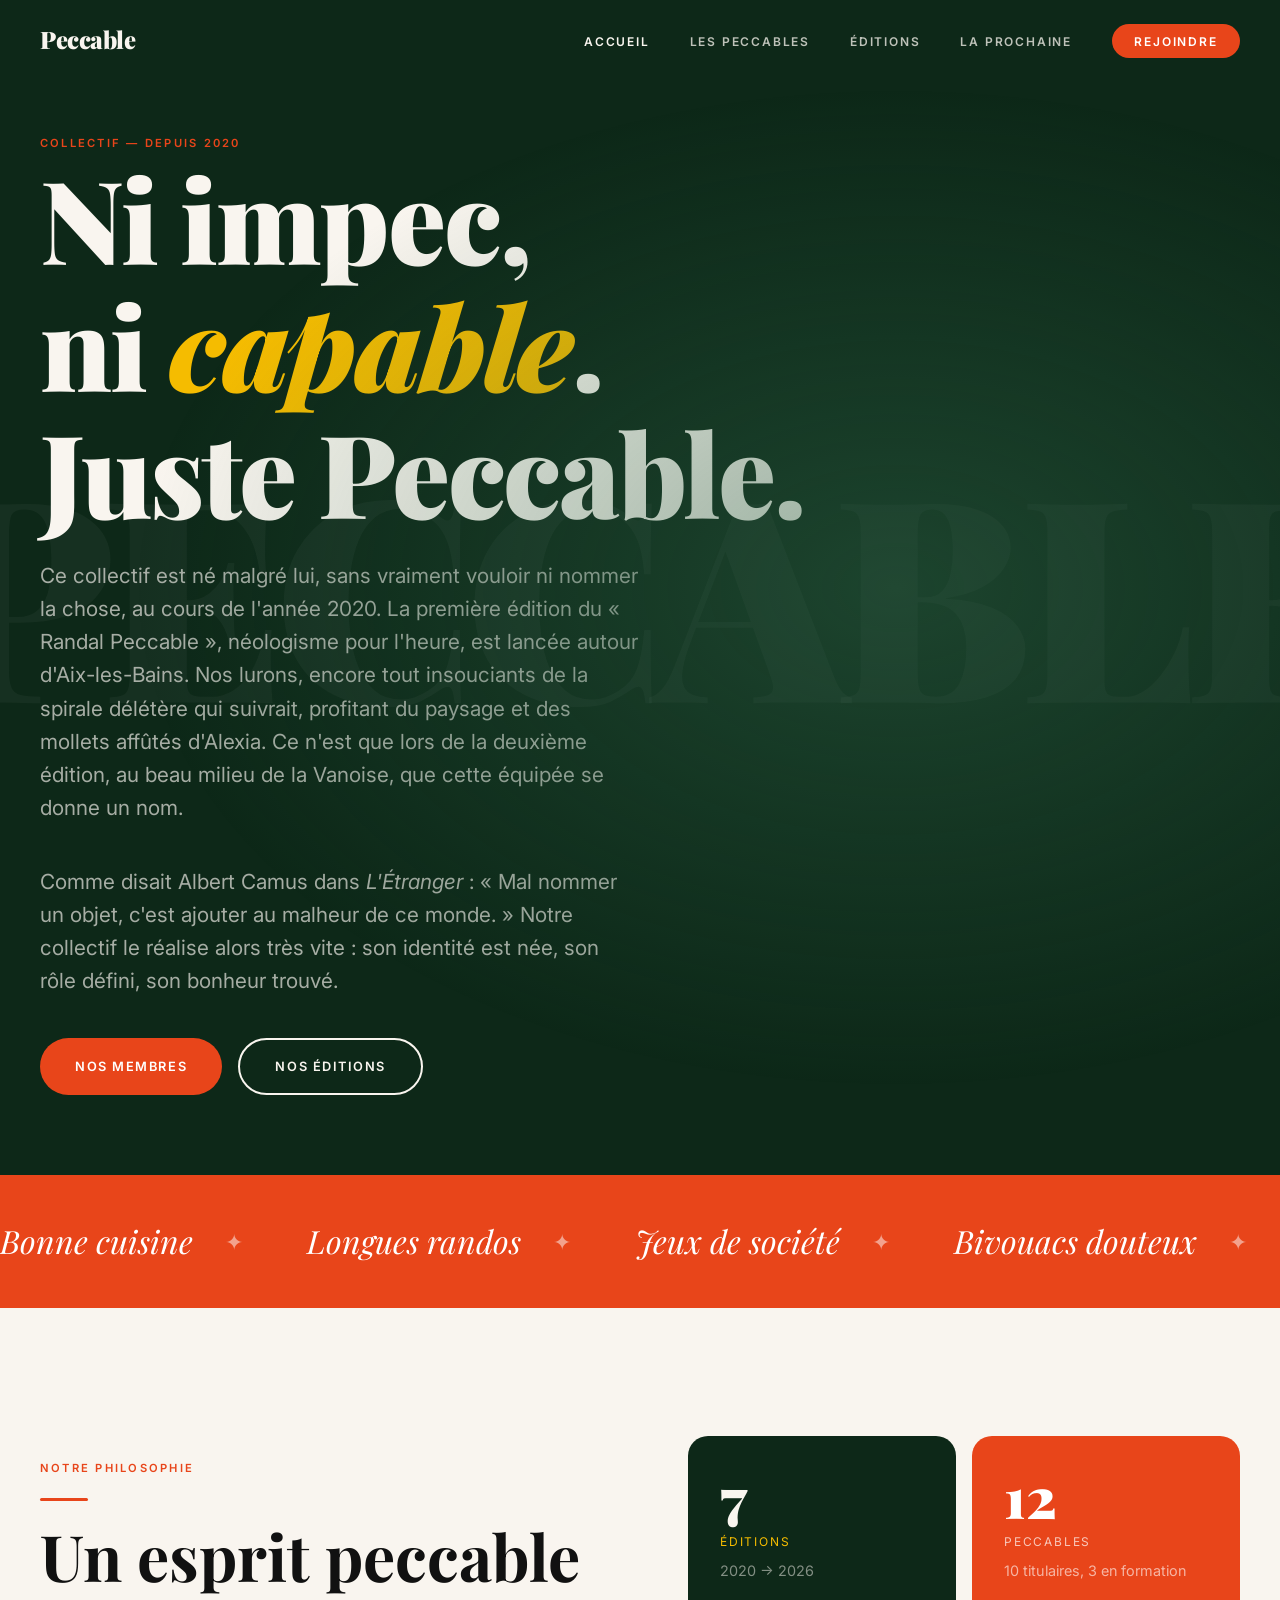
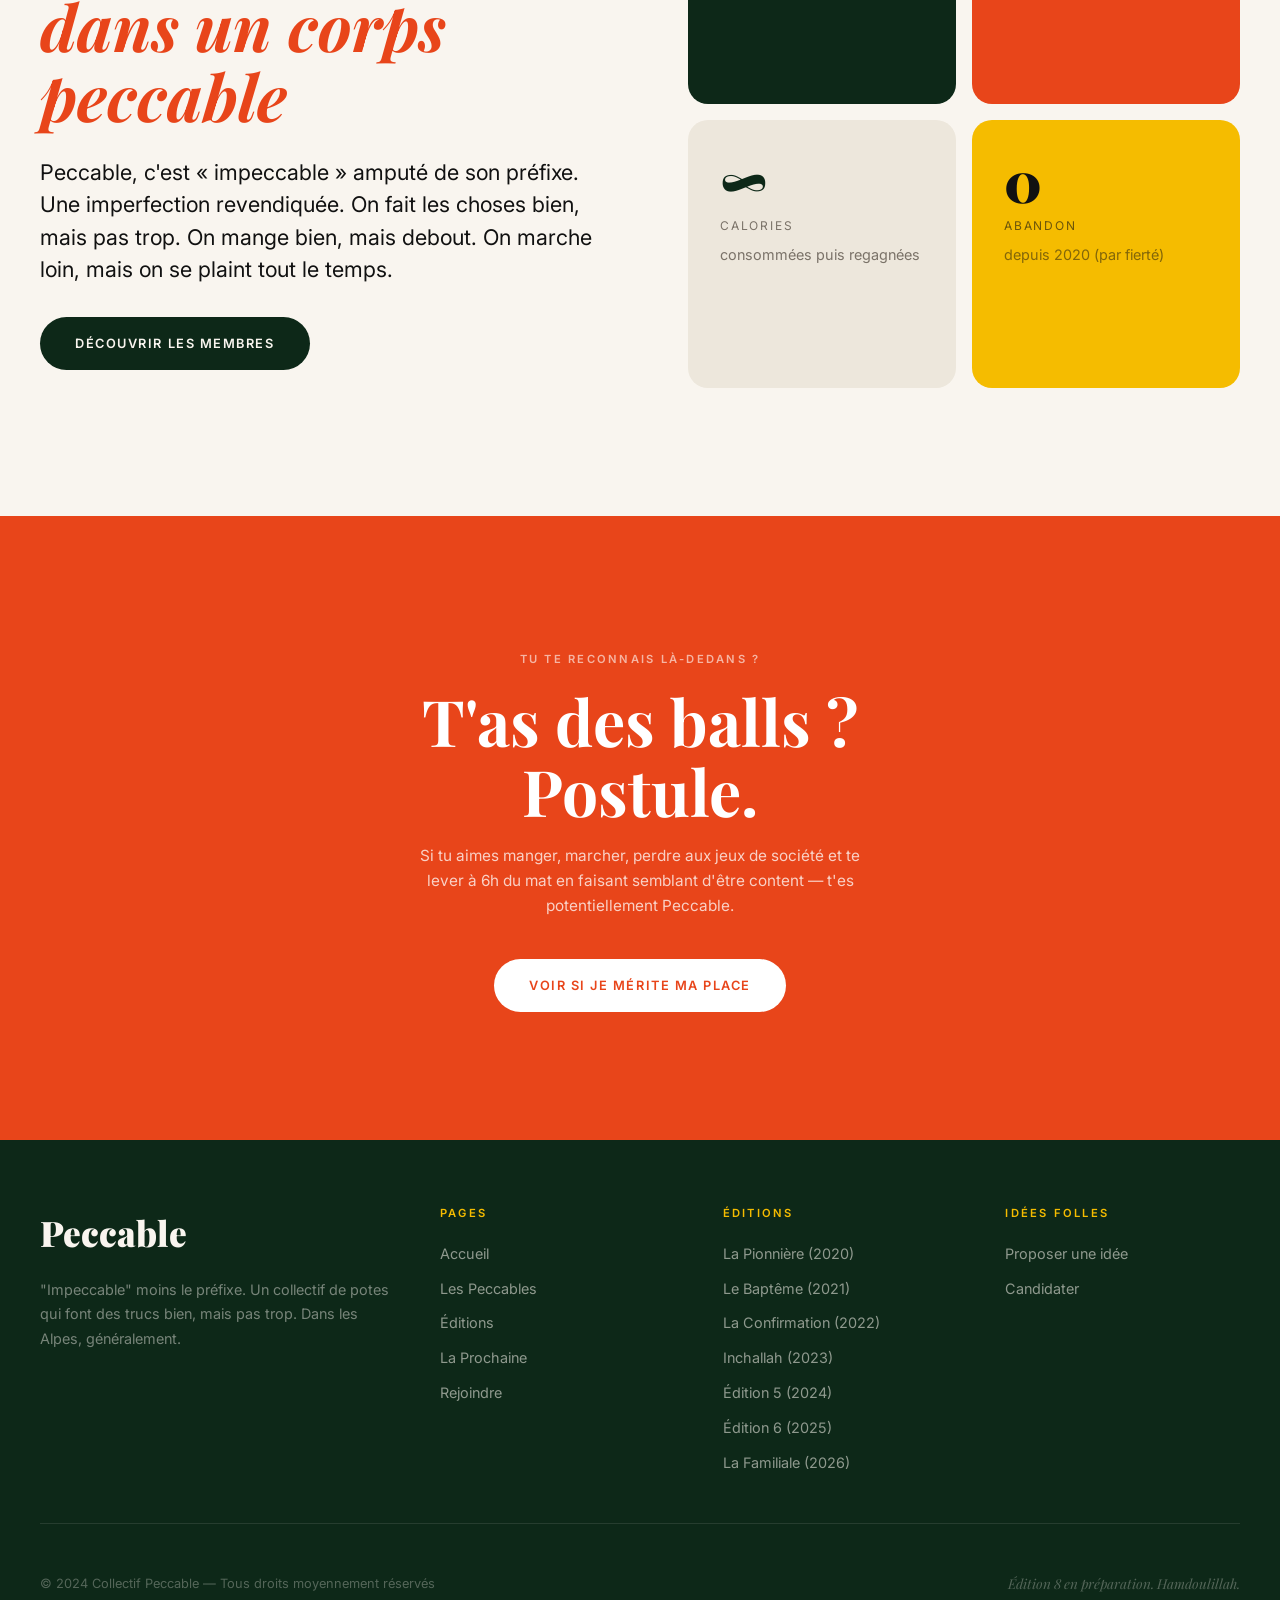
<file: index.html>
<!DOCTYPE html>
<html lang="fr">
<head>
  <meta charset="UTF-8" />
  <meta name="viewport" content="width=device-width, initial-scale=1.0" />
  <title>Peccable — Le collectif qui mange bien et marche beaucoup</title>
  <meta name="description" content="Peccable, c'est un collectif de potes affamés qui font des trucs un peu fous dans des endroits encore plus fous. Cuisine, rando, bonne humeur." />
  <link rel="stylesheet" href="css/style.css" />
</head>
<body>

  <!-- Navigation -->
  <nav class="nav">
    <a href="index.html" class="nav__logo">Peccable</a>
    <button class="nav__toggle" aria-label="Ouvrir le menu">
      <span></span><span></span><span></span>
    </button>
    <ul class="nav__links">
      <li><a href="index.html" class="active">Accueil</a></li>
      <li><a href="personnes.html">Les Peccables</a></li>
      <li><a href="editions.html">Éditions</a></li>
      <li><a href="prochaine-edition.html">La Prochaine</a></li>
      <li><a href="recrutement.html" class="nav-cta">Rejoindre</a></li>
    </ul>
  </nav>

  <!-- Mobile Menu -->
  <div class="nav__mobile">
    <button class="nav__mobile-close" aria-label="Fermer" style="position:absolute;top:2rem;right:2.5rem;font-size:2rem;color:var(--cream);">✕</button>
    <a href="index.html">Accueil</a>
    <a href="personnes.html">Les Peccables</a>
    <a href="editions.html">Éditions</a>
    <a href="prochaine-edition.html">La Prochaine</a>
    <a href="recrutement.html">Rejoindre</a>
  </div>

  <!-- Hero -->
  <section class="hero">
    <div class="hero__bg-text">PECCABLE</div>
    <div class="container">
      <span class="label fade-up">Collectif — Depuis 2020</span>
      <h1 class="fade-up fade-up-delay-1">
        Ni impec,<br>
        ni <em>capable</em>.<br>
        Juste Peccable.
      </h1>
      <p class="hero__sub fade-up fade-up-delay-2">
        Ce collectif est né malgré lui, sans vraiment vouloir ni nommer la chose, au cours de l'année 2020. La première édition du « Randal Peccable », néologisme pour l'heure, est lancée autour d'Aix-les-Bains. Nos lurons, encore tout insouciants de la spirale délétère qui suivrait, profitant du paysage et des mollets affûtés d'Alexia. Ce n'est que lors de la deuxième édition, au beau milieu de la Vanoise, que cette équipée se donne un nom.
      </p>
      <p class="hero__sub fade-up fade-up-delay-2" style="margin-top:1rem;">
        Comme disait Albert Camus dans <em>L'Étranger</em> : « Mal nommer un objet, c'est ajouter au malheur de ce monde. » Notre collectif le réalise alors très vite : son identité est née, son rôle défini, son bonheur trouvé.
      </p>
      <div class="hero__actions fade-up fade-up-delay-3">
        <a href="personnes.html" class="btn btn--primary">Nos membres</a>
        <a href="editions.html" class="btn btn--outline">Nos éditions</a>
      </div>
    </div>
  </section>

  <!-- Strip animé -->
  <div class="strip">
    <div class="strip__inner">
      <span class="strip__item">Bonne cuisine</span>
      <span class="strip__item">Longues randos</span>
      <span class="strip__item">Jeux de société</span>
      <span class="strip__item">Bivouacs douteux</span>
      <span class="strip__item">Confit de canard en altitude</span>
      <span class="strip__item">Bonne cuisine</span>
      <span class="strip__item">Longues randos</span>
      <span class="strip__item">Jeux de société</span>
      <span class="strip__item">Bivouacs douteux</span>
      <span class="strip__item">Confit de canard en altitude</span>
    </div>
  </div>

  <!-- Manifeste -->
  <section class="section">
    <div class="container">
      <div class="grid-2" style="align-items:center;gap:6rem;">
        <div data-reveal>
          <span class="label">Notre philosophie</span>
          <div class="divider"></div>
          <h2>Un esprit peccable<br><em style="font-style:italic;color:var(--orange)">dans un corps peccable</em></h2>
          <p class="lead" style="margin-top:1.5rem;">
            Peccable, c'est « impeccable » amputé de son préfixe.
            Une imperfection revendiquée. On fait les choses bien, mais pas trop.
            On mange bien, mais debout. On marche loin, mais on se plaint tout le temps.
          </p>
          <a href="personnes.html" class="btn btn--dark" style="margin-top:2rem;">Découvrir les membres</a>
        </div>
        <div data-reveal style="display:grid;grid-template-columns:1fr 1fr;gap:1rem;">
          <div style="background:var(--forest);border-radius:var(--radius-lg);padding:2rem;color:var(--cream);aspect-ratio:1;">
            <div style="font-family:var(--font-display);font-size:3.5rem;font-weight:900;line-height:1;">7</div>
            <div style="font-size:0.75rem;text-transform:uppercase;letter-spacing:0.15em;color:var(--gold);margin-top:0.5rem;">Éditions</div>
            <div style="font-size:0.9rem;color:rgba(249,245,239,0.5);margin-top:0.5rem;">2020 → 2026</div>
          </div>
          <div style="background:var(--orange);border-radius:var(--radius-lg);padding:2rem;color:var(--white);aspect-ratio:1;">
            <div style="font-family:var(--font-display);font-size:3.5rem;font-weight:900;line-height:1;">12</div>
            <div style="font-size:0.75rem;text-transform:uppercase;letter-spacing:0.15em;color:rgba(255,255,255,0.7);margin-top:0.5rem;">Peccables</div>
            <div style="font-size:0.9rem;color:rgba(255,255,255,0.6);margin-top:0.5rem;">10 titulaires, 3  en formation</div>
          </div>
          <div style="background:var(--cream-dark);border-radius:var(--radius-lg);padding:2rem;aspect-ratio:1;">
            <div style="font-family:var(--font-display);font-size:3.5rem;font-weight:900;line-height:1;color:var(--forest);">∞</div>
            <div style="font-size:0.75rem;text-transform:uppercase;letter-spacing:0.15em;color:var(--muted);margin-top:0.5rem;">Calories</div>
            <div style="font-size:0.9rem;color:var(--muted);margin-top:0.5rem;">consommées puis regagnées</div>
          </div>
          <div style="background:var(--gold);border-radius:var(--radius-lg);padding:2rem;aspect-ratio:1;">
            <div style="font-family:var(--font-display);font-size:3.5rem;font-weight:900;line-height:1;color:var(--charcoal);">0</div>
            <div style="font-size:0.75rem;text-transform:uppercase;letter-spacing:0.15em;color:rgba(17,17,17,0.6);margin-top:0.5rem;">Abandon</div>
            <div style="font-size:0.9rem;color:rgba(17,17,17,0.5);margin-top:0.5rem;">depuis 2020 (par fierté)</div>
          </div>
        </div>
      </div>
    </div>
  </section>

  <!-- CTA Rejoindre -->
  <section class="section" style="background:var(--orange);">
    <div class="container" style="text-align:center;">
      <div data-reveal>
        <span class="label" style="color:rgba(255,255,255,0.6);">Tu te reconnais là-dedans ?</span>
        <h2 style="color:var(--white);margin:1rem 0;">T'as des balls ?<br>Postule.</h2>
        <p style="color:rgba(255,255,255,0.75);max-width:480px;margin:0 auto 2.5rem;">
          Si tu aimes manger, marcher, perdre aux jeux de société et te lever à 6h du mat
          en faisant semblant d'être content — t'es potentiellement Peccable.
        </p>
        <a href="recrutement.html" class="btn" style="background:var(--white);color:var(--orange);">
          Voir si je mérite ma place
        </a>
      </div>
    </div>
  </section>

  <!-- Footer -->
  <footer class="footer">
    <div class="container">
      <div class="footer__top">
        <div>
          <div class="footer__logo">Peccable</div>
          <p class="footer__tagline">
            "Impeccable" moins le préfixe. Un collectif de potes qui font des trucs bien,
            mais pas trop. Dans les Alpes, généralement.
          </p>
        </div>
        <div>
          <div class="footer__col-title">Pages</div>
          <nav class="footer__links">
            <a href="index.html">Accueil</a>
            <a href="personnes.html">Les Peccables</a>
            <a href="editions.html">Éditions</a>
            <a href="prochaine-edition.html">La Prochaine</a>
            <a href="recrutement.html">Rejoindre</a>
          </nav>
        </div>
        <div>
          <div class="footer__col-title">Éditions</div>
          <nav class="footer__links">
            <a href="editions.html#pioniere">La Pionnière (2020)</a>
            <a href="editions.html#bapteme">Le Baptême (2021)</a>
            <a href="editions.html#confirmation">La Confirmation (2022)</a>
            <a href="editions.html#inchallah">Inchallah (2023)</a>
            <a href="editions.html#edition5">Édition 5 (2024)</a>
            <a href="editions.html#edition6">Édition 6 (2025)</a>
            <a href="editions.html#familiale">La Familiale (2026)</a>
          </nav>
        </div>
        <div>
          <div class="footer__col-title">Idées folles</div>
          <nav class="footer__links">
            <a href="prochaine-edition.html">Proposer une idée</a>
            <a href="recrutement.html">Candidater</a>
          </nav>
        </div>
      </div>
      <div class="footer__bottom">
        <span class="footer__copy">© 2024 Collectif Peccable — Tous droits moyennement réservés</span>
        <span class="footer__edition">Édition 8 en préparation. Hamdoulillah.</span>
      </div>
    </div>
  </footer>

  <script src="js/main.js"></script>
</body>
</html>
</file>
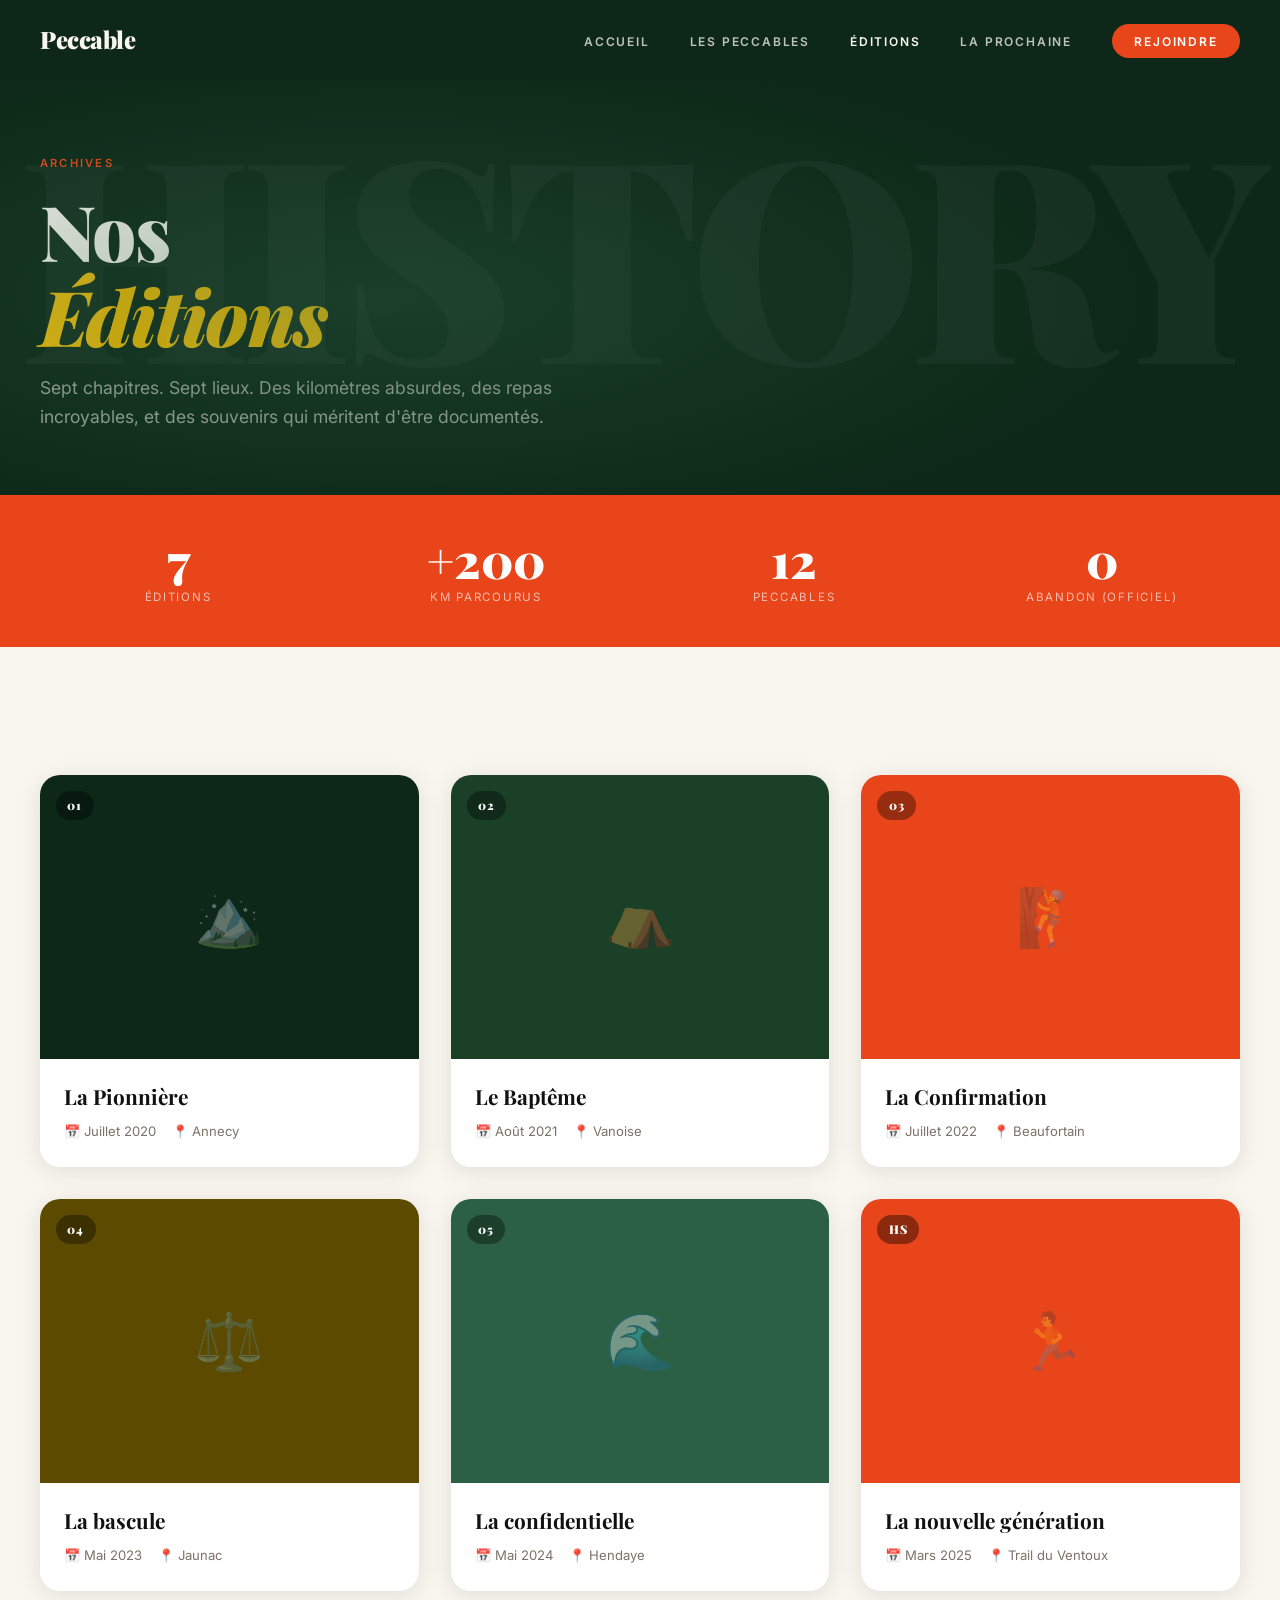
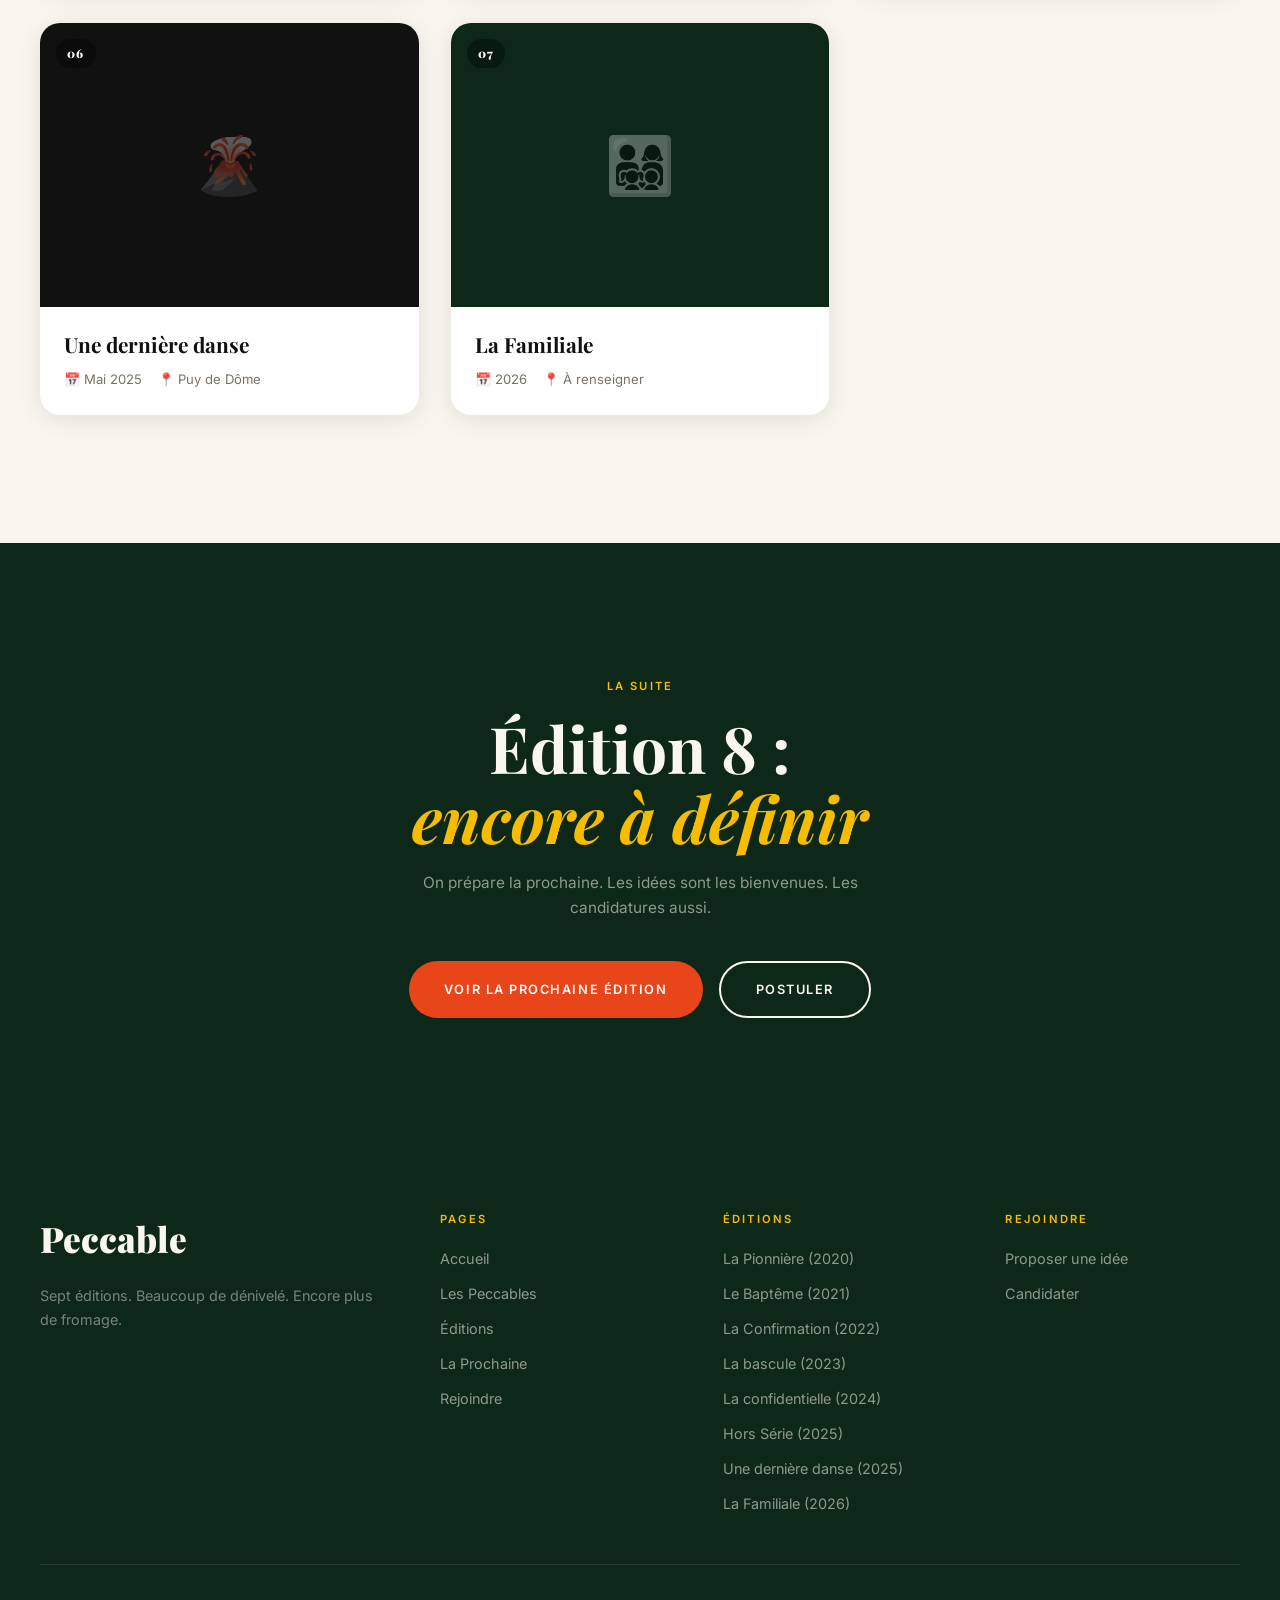
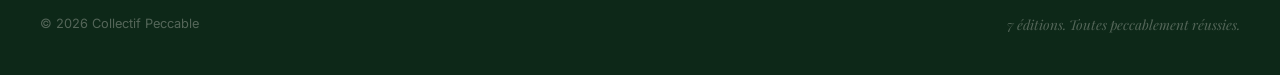
<file: editions.html>
<!DOCTYPE html>
<html lang="fr">
<head>
  <meta charset="UTF-8" />
  <meta name="viewport" content="width=device-width, initial-scale=1.0" />
  <title>Éditions — Peccable</title>
  <meta name="description" content="7 éditions, 7 aventures. De la Tournette à la Vanoise, du Beaufortain à La Familiale." />
  <link rel="stylesheet" href="css/style.css" />
</head>
<body>

  <nav class="nav">
    <a href="index.html" class="nav__logo">Peccable</a>
    <button class="nav__toggle" aria-label="Ouvrir le menu"><span></span><span></span><span></span></button>
    <ul class="nav__links">
      <li><a href="index.html">Accueil</a></li>
      <li><a href="personnes.html">Les Peccables</a></li>
      <li><a href="editions.html" class="active">Éditions</a></li>
      <li><a href="prochaine-edition.html">La Prochaine</a></li>
      <li><a href="recrutement.html" class="nav-cta">Rejoindre</a></li>
    </ul>
  </nav>
  <div class="nav__mobile">
    <button class="nav__mobile-close" aria-label="Fermer" style="position:absolute;top:2rem;right:2.5rem;font-size:2rem;color:var(--cream);">✕</button>
    <a href="index.html">Accueil</a>
    <a href="personnes.html">Les Peccables</a>
    <a href="editions.html">Éditions</a>
    <a href="prochaine-edition.html">La Prochaine</a>
    <a href="recrutement.html">Rejoindre</a>
  </div>

  <!-- Hero -->
  <section class="page-hero">
    <div class="hero__bg-text">HISTORY</div>
    <div class="container">
      <span class="label">Archives</span>
      <h1>Nos<br><em style="color:var(--gold);">Éditions</em></h1>
      <p class="page-hero__sub">
        Sept chapitres. Sept lieux. Des kilomètres absurdes, des repas incroyables,
        et des souvenirs qui méritent d'être documentés.
      </p>
    </div>
  </section>

  <!-- Stats globales -->
  <div style="background:var(--orange);padding:2.5rem 0;">
    <div class="container">
      <div style="display:grid;grid-template-columns:repeat(4,1fr);gap:2rem;text-align:center;" data-reveal>
        <div>
          <div style="font-family:var(--font-display);font-size:3rem;font-weight:900;color:var(--white);line-height:1;">7</div>
          <div style="font-size:0.72rem;text-transform:uppercase;letter-spacing:0.15em;color:rgba(255,255,255,0.65);margin-top:0.3rem;">Éditions</div>
        </div>
        <div>
          <div style="font-family:var(--font-display);font-size:3rem;font-weight:900;color:var(--white);line-height:1;">+200</div>
          <div style="font-size:0.72rem;text-transform:uppercase;letter-spacing:0.15em;color:rgba(255,255,255,0.65);margin-top:0.3rem;">Km parcourus</div>
        </div>
        <div>
          <div style="font-family:var(--font-display);font-size:3rem;font-weight:900;color:var(--white);line-height:1;">12</div>
          <div style="font-size:0.72rem;text-transform:uppercase;letter-spacing:0.15em;color:rgba(255,255,255,0.65);margin-top:0.3rem;">Peccables</div>
        </div>
        <div>
          <div style="font-family:var(--font-display);font-size:3rem;font-weight:900;color:var(--white);line-height:1;">0</div>
          <div style="font-size:0.72rem;text-transform:uppercase;letter-spacing:0.15em;color:rgba(255,255,255,0.65);margin-top:0.3rem;">Abandon (officiel)</div>
        </div>
      </div>
    </div>
  </div>

  <!-- Grille des éditions -->
  <section class="section">
    <div class="container">
      <div class="editions-grid">

        <a href="edition-pioniere.html" class="edition-preview" data-reveal>
          <div class="edition-preview__photo" style="background:var(--forest);">
            <div class="edition-preview__placeholder">🏔️</div>
            <div class="edition-preview__num">01</div>
          </div>
          <div class="edition-preview__info">
            <div class="edition-preview__name">La Pionnière</div>
            <div class="edition-preview__meta">
              <span>📅 Juillet 2020</span>
              <span>📍 Annecy</span>
            </div>
          </div>
        </a>

        <a href="edition-bapteme.html" class="edition-preview" data-reveal>
          <div class="edition-preview__photo" style="background:var(--forest-mid);">
            <div class="edition-preview__placeholder">⛺</div>
            <div class="edition-preview__num">02</div>
          </div>
          <div class="edition-preview__info">
            <div class="edition-preview__name">Le Baptême</div>
            <div class="edition-preview__meta">
              <span>📅 Août 2021</span>
              <span>📍 Vanoise</span>
            </div>
          </div>
        </a>

        <a href="edition-confirmation.html" class="edition-preview" data-reveal>
          <div class="edition-preview__photo" style="background:var(--orange);">
            <div class="edition-preview__placeholder">🧗</div>
            <div class="edition-preview__num">03</div>
          </div>
          <div class="edition-preview__info">
            <div class="edition-preview__name">La Confirmation</div>
            <div class="edition-preview__meta">
              <span>📅 Juillet 2022</span>
              <span>📍 Beaufortain</span>
            </div>
          </div>
        </a>

        <a href="edition-inchallah.html" class="edition-preview" data-reveal>
          <div class="edition-preview__photo" style="background:#5C4A00;">
            <div class="edition-preview__placeholder">⚖️</div>
            <div class="edition-preview__num">04</div>
          </div>
          <div class="edition-preview__info">
            <div class="edition-preview__name">La bascule</div>
            <div class="edition-preview__meta">
              <span>📅 Mai 2023</span>
              <span>📍 Jaunac</span>
            </div>
          </div>
        </a>

        <a href="edition-5.html" class="edition-preview" data-reveal>
          <div class="edition-preview__photo" style="background:var(--forest-light);">
            <div class="edition-preview__placeholder">🌊</div>
            <div class="edition-preview__num">05</div>
          </div>
          <div class="edition-preview__info">
            <div class="edition-preview__name">La confidentielle</div>
            <div class="edition-preview__meta">
              <span>📅 Mai 2024</span>
              <span>📍 Hendaye</span>
            </div>
          </div>
        </a>

        <a href="edition-hors-serie.html" class="edition-preview" data-reveal>
          <div class="edition-preview__photo" style="background:var(--orange);">
            <div class="edition-preview__placeholder">🏃</div>
            <div class="edition-preview__num" style="background:rgba(0,0,0,0.4);">HS</div>
          </div>
          <div class="edition-preview__info">
            <div class="edition-preview__name">La nouvelle génération</div>
            <div class="edition-preview__meta">
              <span>📅 Mars 2025</span>
              <span>📍 Trail du Ventoux</span>
            </div>
          </div>
        </a>

        <a href="edition-6.html" class="edition-preview" data-reveal>
          <div class="edition-preview__photo" style="background:var(--charcoal);">
            <div class="edition-preview__placeholder">🌋</div>
            <div class="edition-preview__num">06</div>
          </div>
          <div class="edition-preview__info">
            <div class="edition-preview__name">Une dernière danse</div>
            <div class="edition-preview__meta">
              <span>📅 Mai 2025</span>
              <span>📍 Puy de Dôme</span>
            </div>
          </div>
        </a>

        <a href="edition-familiale.html" class="edition-preview" data-reveal>
          <div class="edition-preview__photo" style="background:var(--forest);">
            <div class="edition-preview__placeholder">👨‍👩‍👧‍👦</div>
            <div class="edition-preview__num">07</div>
          </div>
          <div class="edition-preview__info">
            <div class="edition-preview__name">La Familiale</div>
            <div class="edition-preview__meta">
              <span>📅 2026</span>
              <span>📍 À renseigner</span>
            </div>
          </div>
        </a>

      </div>
    </div>
  </section>

  <!-- Prochaine édition -->
  <section class="section" style="background:var(--forest);">
    <div class="container" data-reveal style="text-align:center;">
      <span class="label" style="color:var(--gold);">La suite</span>
      <h2 style="color:var(--cream);margin:1rem 0;">Édition 8 :<br><em style="color:var(--gold);">encore à définir</em></h2>
      <p style="color:rgba(249,245,239,0.55);max-width:500px;margin:0 auto 2.5rem;">
        On prépare la prochaine. Les idées sont les bienvenues. Les candidatures aussi.
      </p>
      <div style="display:flex;gap:1rem;justify-content:center;flex-wrap:wrap;">
        <a href="prochaine-edition.html" class="btn btn--primary">Voir la prochaine édition</a>
        <a href="recrutement.html" class="btn btn--outline">Postuler</a>
      </div>
    </div>
  </section>

  <footer class="footer">
    <div class="container">
      <div class="footer__top">
        <div>
          <div class="footer__logo">Peccable</div>
          <p class="footer__tagline">Sept éditions. Beaucoup de dénivelé. Encore plus de fromage.</p>
        </div>
        <div>
          <div class="footer__col-title">Pages</div>
          <nav class="footer__links">
            <a href="index.html">Accueil</a>
            <a href="personnes.html">Les Peccables</a>
            <a href="editions.html">Éditions</a>
            <a href="prochaine-edition.html">La Prochaine</a>
            <a href="recrutement.html">Rejoindre</a>
          </nav>
        </div>
        <div>
          <div class="footer__col-title">Éditions</div>
          <nav class="footer__links">
            <a href="edition-pioniere.html">La Pionnière (2020)</a>
            <a href="edition-bapteme.html">Le Baptême (2021)</a>
            <a href="edition-confirmation.html">La Confirmation (2022)</a>
            <a href="edition-inchallah.html">La bascule (2023)</a>
            <a href="edition-5.html">La confidentielle (2024)</a>
            <a href="edition-hors-serie.html">Hors Série (2025)</a>
            <a href="edition-6.html">Une dernière danse (2025)</a>
            <a href="edition-familiale.html">La Familiale (2026)</a>
          </nav>
        </div>
        <div>
          <div class="footer__col-title">Rejoindre</div>
          <nav class="footer__links">
            <a href="prochaine-edition.html">Proposer une idée</a>
            <a href="recrutement.html">Candidater</a>
          </nav>
        </div>
      </div>
      <div class="footer__bottom">
        <span class="footer__copy">© 2026 Collectif Peccable</span>
        <span class="footer__edition">7 éditions. Toutes peccablement réussies.</span>
      </div>
    </div>
  </footer>

  <script src="js/main.js"></script>
</body>
</html>
</file>
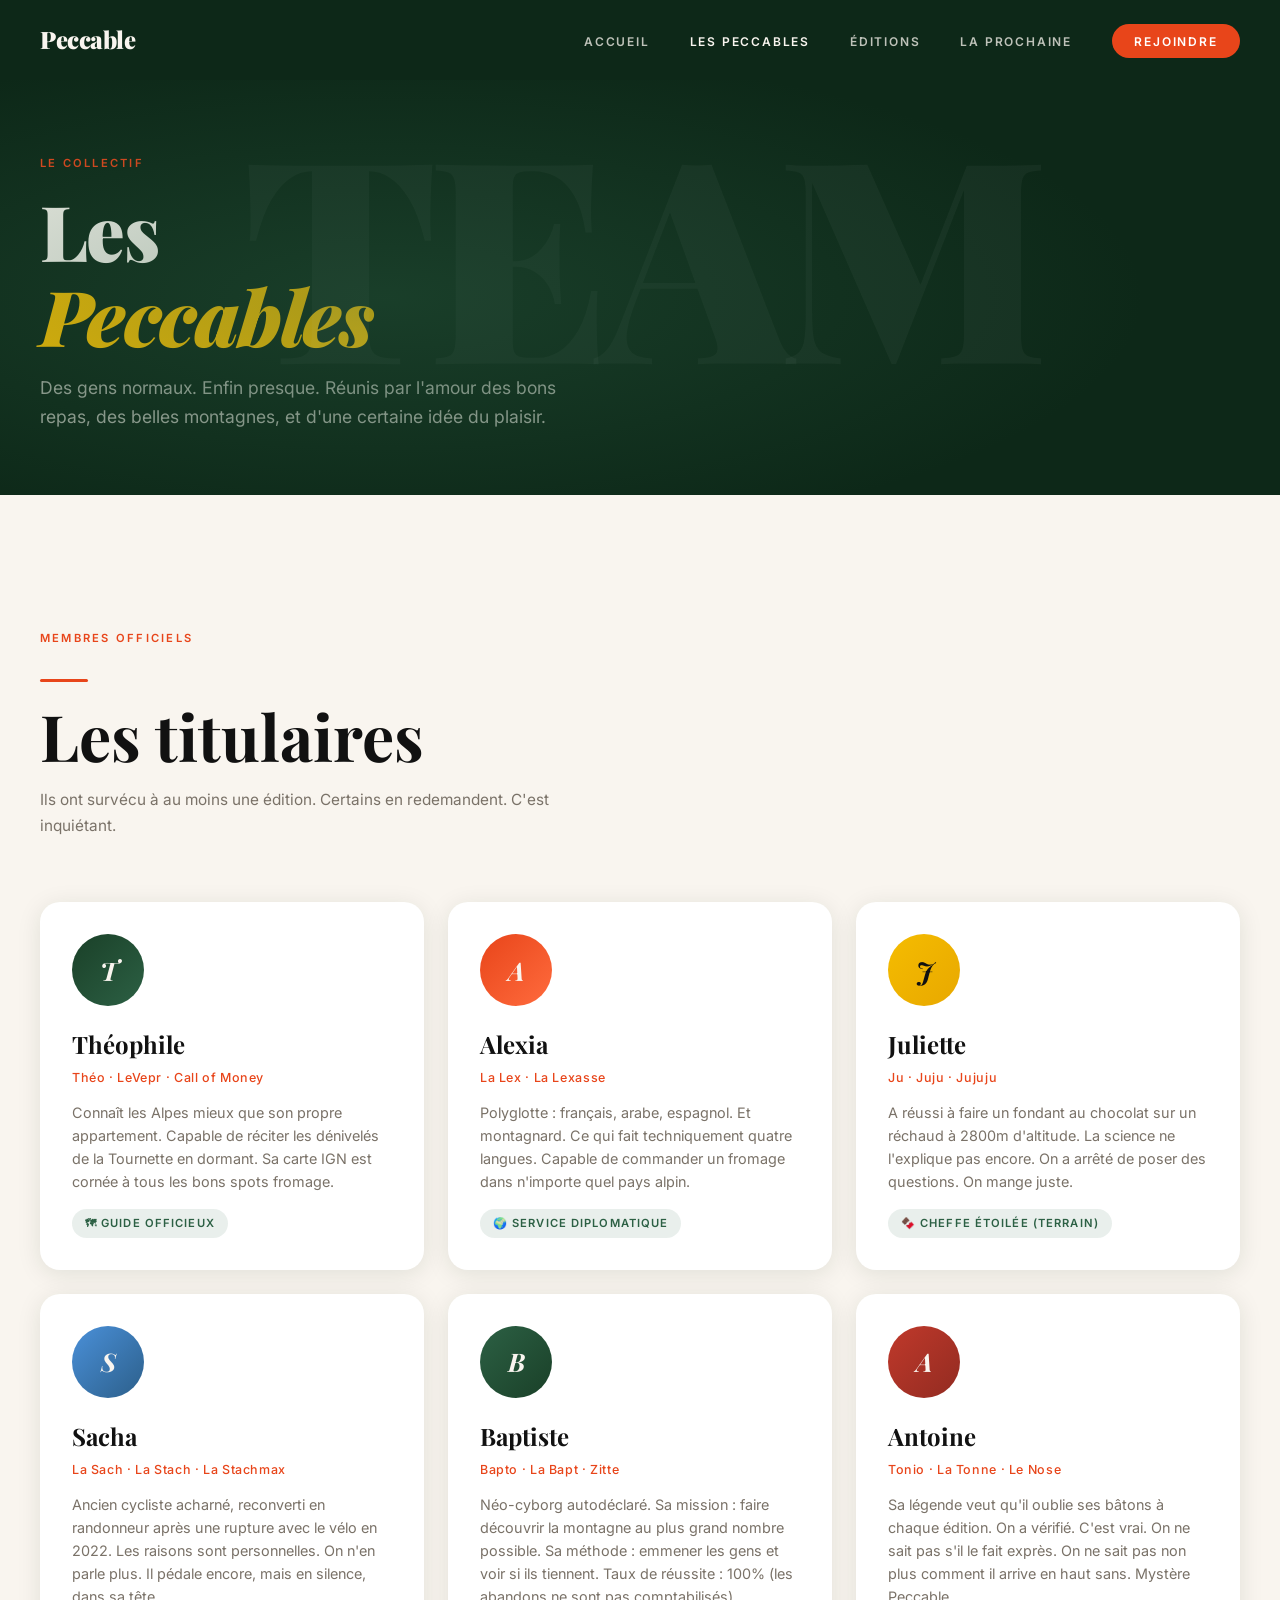
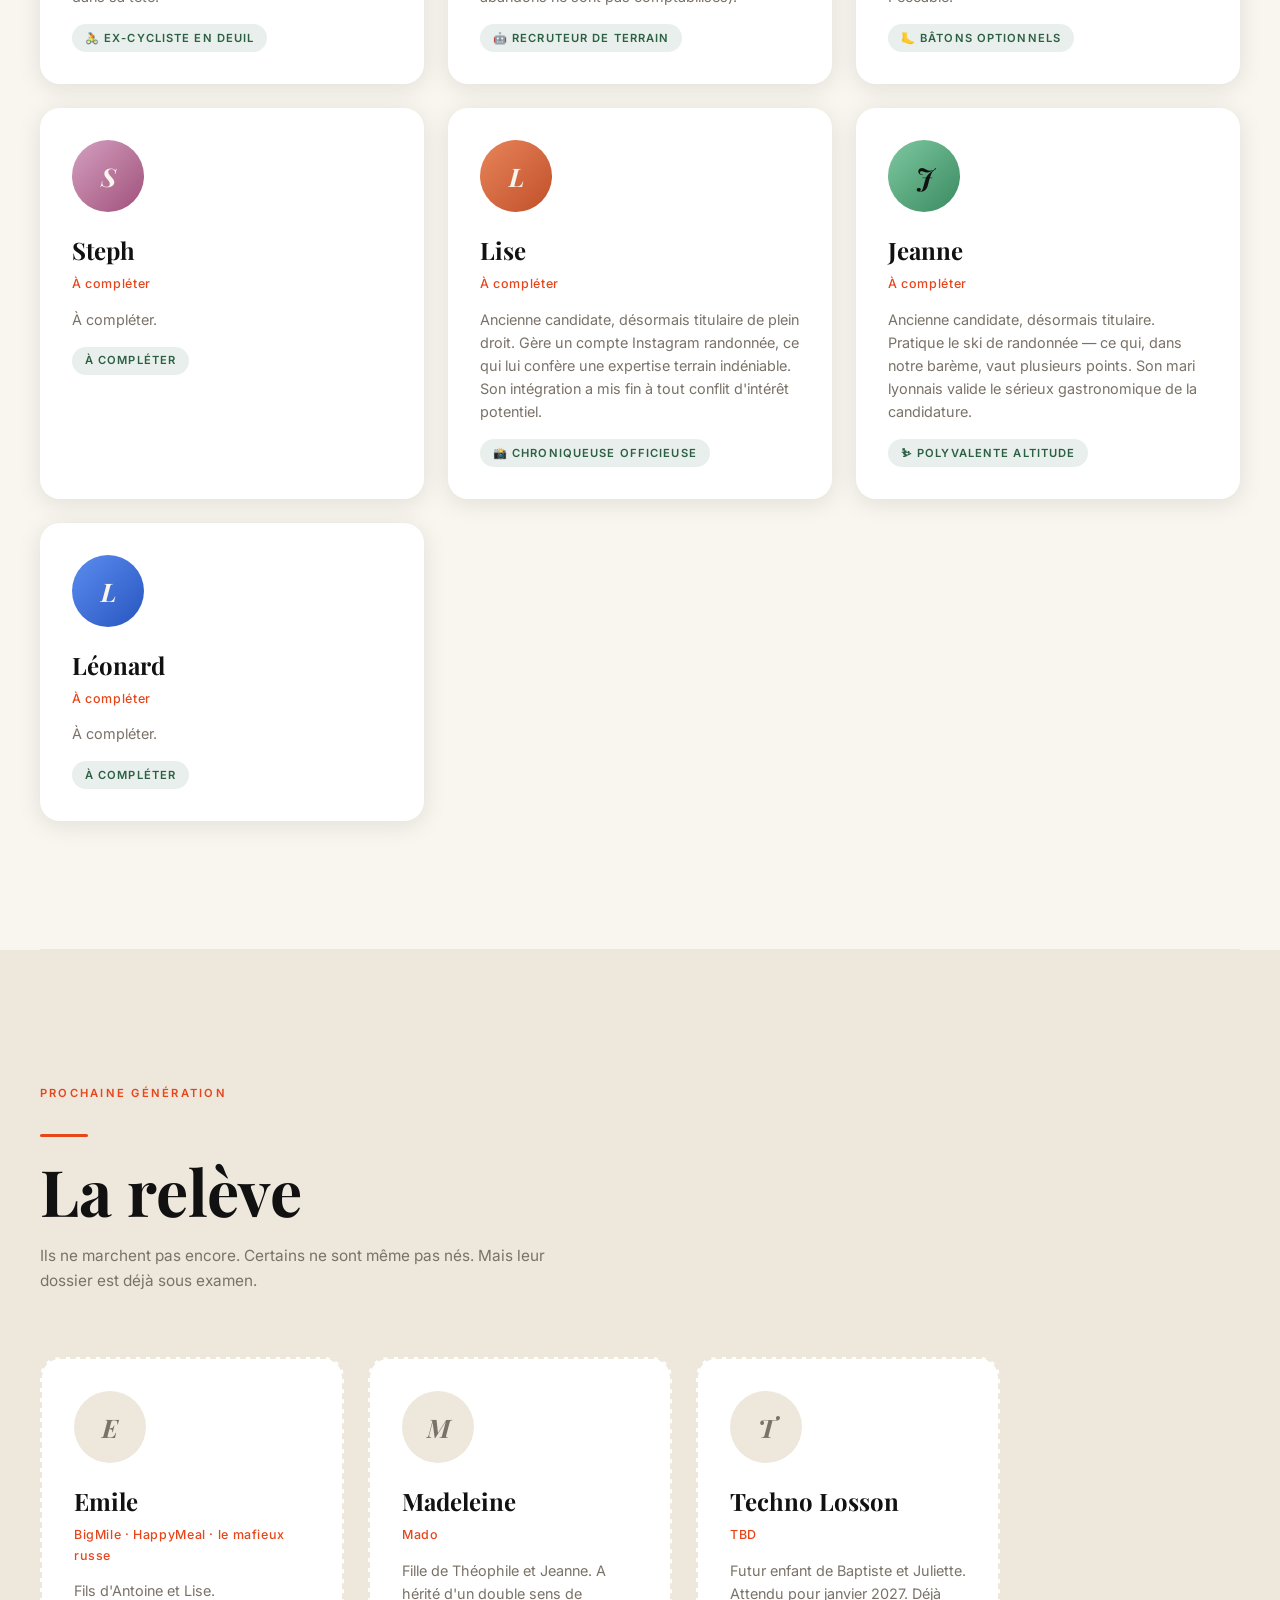
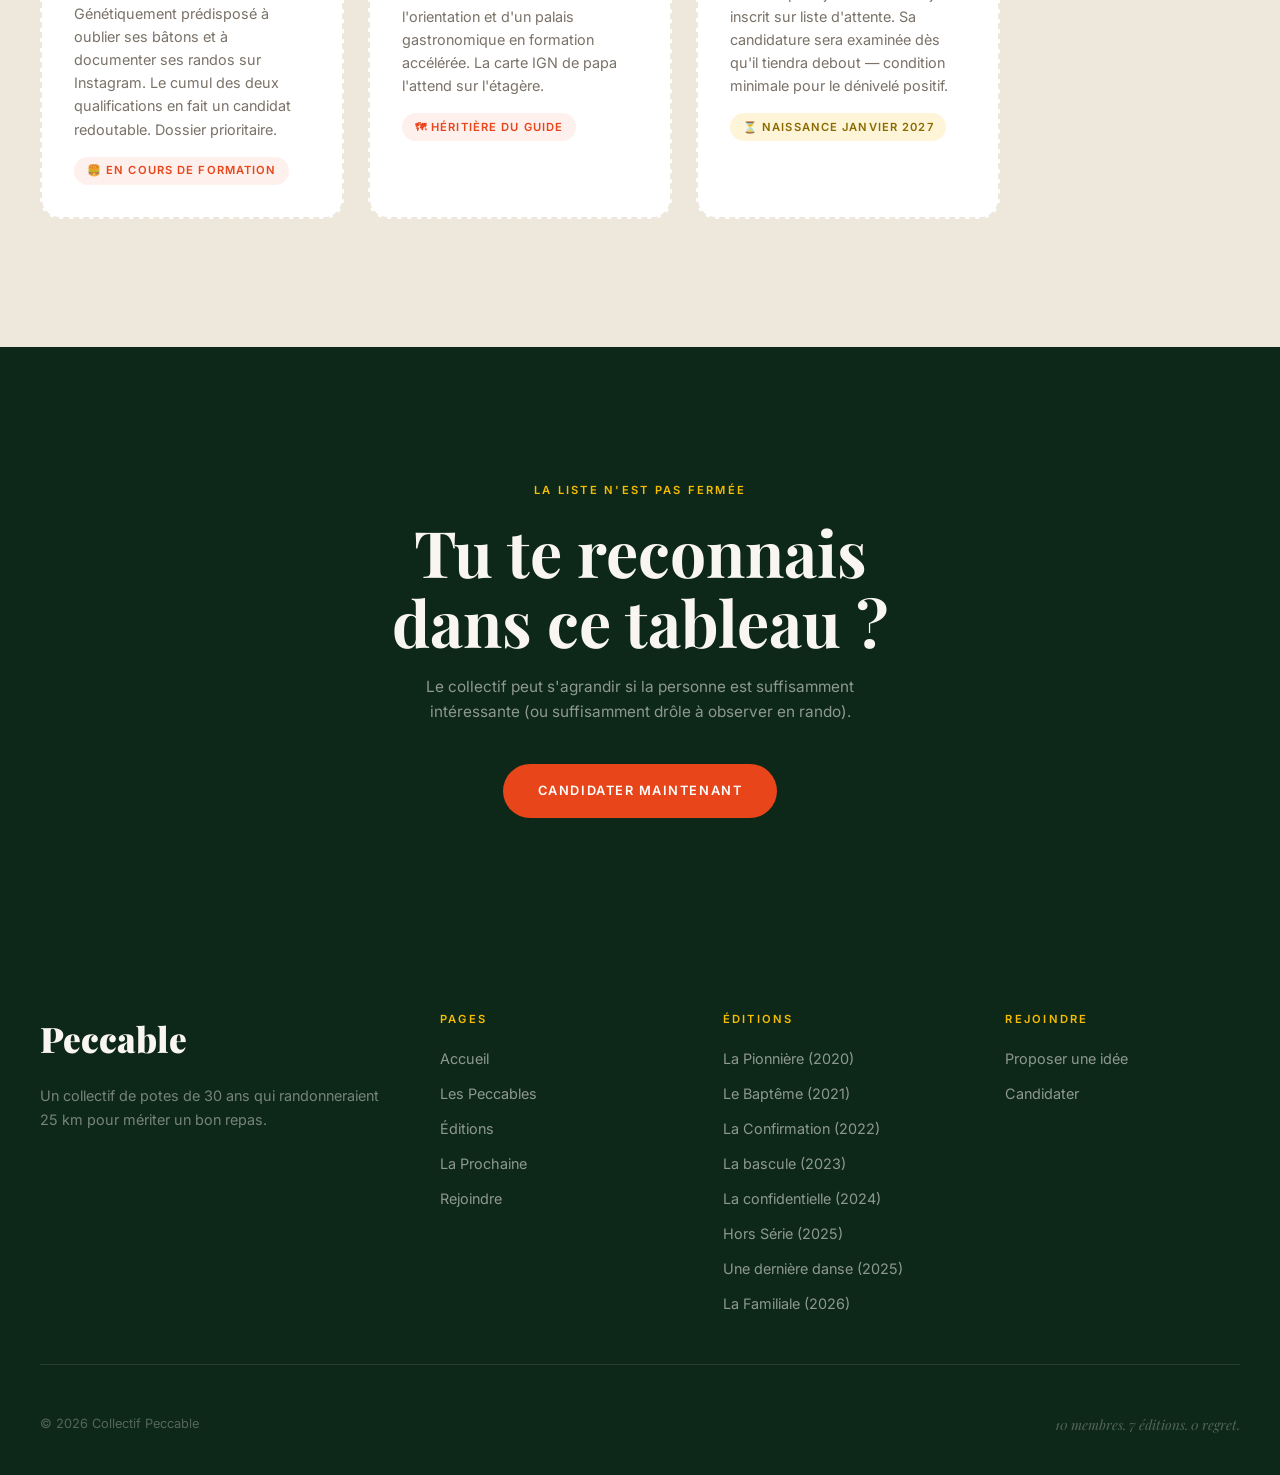
<file: personnes.html>
<!DOCTYPE html>
<html lang="fr">
<head>
  <meta charset="UTF-8" />
  <meta name="viewport" content="width=device-width, initial-scale=1.0" />
  <title>Les Peccables — Le collectif</title>
  <meta name="description" content="Rencontre les membres du collectif Peccable. Des profils hauts en couleur, quelques surnoms douteux et beaucoup de caractère." />
  <link rel="stylesheet" href="css/style.css" />
</head>
<body>

  <nav class="nav">
    <a href="index.html" class="nav__logo">Peccable</a>
    <button class="nav__toggle" aria-label="Ouvrir le menu"><span></span><span></span><span></span></button>
    <ul class="nav__links">
      <li><a href="index.html">Accueil</a></li>
      <li><a href="personnes.html" class="active">Les Peccables</a></li>
      <li><a href="editions.html">Éditions</a></li>
      <li><a href="prochaine-edition.html">La Prochaine</a></li>
      <li><a href="recrutement.html" class="nav-cta">Rejoindre</a></li>
    </ul>
  </nav>
  <div class="nav__mobile">
    <button class="nav__mobile-close" aria-label="Fermer" style="position:absolute;top:2rem;right:2.5rem;font-size:2rem;color:var(--cream);">✕</button>
    <a href="index.html">Accueil</a>
    <a href="personnes.html">Les Peccables</a>
    <a href="editions.html">Éditions</a>
    <a href="prochaine-edition.html">La Prochaine</a>
    <a href="recrutement.html">Rejoindre</a>
  </div>

  <!-- Hero -->
  <section class="page-hero">
    <div class="hero__bg-text">TEAM</div>
    <div class="container">
      <span class="label">Le collectif</span>
      <h1>Les<br><em style="color:var(--gold);">Peccables</em></h1>
      <p class="page-hero__sub">
        Des gens normaux. Enfin presque. Réunis par l'amour des bons repas,
        des belles montagnes, et d'une certaine idée du plaisir.
      </p>
    </div>
  </section>

  <!-- Membres titulaires -->
  <section class="section">
    <div class="container">
      <div class="section-header" data-reveal>
        <span class="label">Membres officiels</span>
        <div class="divider"></div>
        <h2>Les titulaires</h2>
        <p>Ils ont survécu à au moins une édition. Certains en redemandent. C'est inquiétant.</p>
      </div>

      <div class="grid-3" style="gap:1.5rem;">

        <div class="member-card" data-reveal>
          <div class="member-card__avatar">T</div>
          <div class="member-card__name">Théophile</div>
          <div class="member-card__nicknames">Théo · LeVepr · Call of Money</div>
          <p class="member-card__bio">
            Connaît les Alpes mieux que son propre appartement. Capable de réciter
            les dénivelés de la Tournette en dormant. Sa carte IGN est cornée à tous
            les bons spots fromage.
          </p>
          <span class="member-card__tag">🗺 Guide officieux</span>
        </div>

        <div class="member-card" data-reveal>
          <div class="member-card__avatar" style="background:linear-gradient(135deg,var(--orange) 0%,var(--orange-light) 100%);">A</div>
          <div class="member-card__name">Alexia</div>
          <div class="member-card__nicknames">La Lex · La Lexasse</div>
          <p class="member-card__bio">
            Polyglotte : français, arabe, espagnol. Et montagnard. Ce qui fait techniquement
            quatre langues. Capable de commander un fromage dans n'importe quel pays alpin.
          </p>
          <span class="member-card__tag">🌍 Service diplomatique</span>
        </div>

        <div class="member-card" data-reveal>
          <div class="member-card__avatar" style="background:linear-gradient(135deg,var(--gold) 0%,#E8A800 100%);color:var(--charcoal);">J</div>
          <div class="member-card__name">Juliette</div>
          <div class="member-card__nicknames">Ju · Juju · Jujuju</div>
          <p class="member-card__bio">
            A réussi à faire un fondant au chocolat sur un réchaud à 2800m d'altitude.
            La science ne l'explique pas encore. On a arrêté de poser des questions.
            On mange juste.
          </p>
          <span class="member-card__tag">🍫 Cheffe étoilée (terrain)</span>
        </div>

        <div class="member-card" data-reveal>
          <div class="member-card__avatar" style="background:linear-gradient(135deg,#4A90D9 0%,#2C5F8A 100%);">S</div>
          <div class="member-card__name">Sacha</div>
          <div class="member-card__nicknames">La Sach · La Stach · La Stachmax</div>
          <p class="member-card__bio">
            Ancien cycliste acharné, reconverti en randonneur après une rupture
            avec le vélo en 2022. Les raisons sont personnelles. On n'en parle plus.
            Il pédale encore, mais en silence, dans sa tête.
          </p>
          <span class="member-card__tag">🚴 Ex-cycliste en deuil</span>
        </div>

        <div class="member-card" data-reveal>
          <div class="member-card__avatar" style="background:linear-gradient(135deg,#2C6044 0%,#1A4028 100%);">B</div>
          <div class="member-card__name">Baptiste</div>
          <div class="member-card__nicknames">Bapto · La Bapt · Zitte</div>
          <p class="member-card__bio">
            Néo-cyborg autodéclaré. Sa mission : faire découvrir la montagne au plus
            grand nombre possible. Sa méthode : emmener les gens et voir si ils tiennent.
            Taux de réussite : 100% (les abandons ne sont pas comptabilisés).
          </p>
          <span class="member-card__tag">🤖 Recruteur de terrain</span>
        </div>

        <div class="member-card" data-reveal>
          <div class="member-card__avatar" style="background:linear-gradient(135deg,#C0392B 0%,#922B21 100%);">A</div>
          <div class="member-card__name">Antoine</div>
          <div class="member-card__nicknames">Tonio · La Tonne · Le Nose</div>
          <p class="member-card__bio">
            Sa légende veut qu'il oublie ses bâtons à chaque édition. On a vérifié.
            C'est vrai. On ne sait pas s'il le fait exprès. On ne sait pas non plus
            comment il arrive en haut sans. Mystère Peccable.
          </p>
          <span class="member-card__tag">🦶 Bâtons optionnels</span>
        </div>

        <div class="member-card" data-reveal>
          <div class="member-card__avatar" style="background:linear-gradient(135deg,#D4A0C0 0%,#A0507A 100%);">S</div>
          <div class="member-card__name">Steph</div>
          <div class="member-card__nicknames">À compléter</div>
          <p class="member-card__bio">
            À compléter.
          </p>
          <span class="member-card__tag">À compléter</span>
        </div>

        <div class="member-card" data-reveal>
          <div class="member-card__avatar" style="background:linear-gradient(135deg,#E8845A 0%,#C0502A 100%);">L</div>
          <div class="member-card__name">Lise</div>
          <div class="member-card__nicknames">À compléter</div>
          <p class="member-card__bio">
            Ancienne candidate, désormais titulaire de plein droit. Gère un compte Instagram
            randonnée, ce qui lui confère une expertise terrain indéniable.
            Son intégration a mis fin à tout conflit d'intérêt potentiel.
          </p>
          <span class="member-card__tag">📸 Chroniqueuse officieuse</span>
        </div>

        <div class="member-card" data-reveal>
          <div class="member-card__avatar" style="background:linear-gradient(135deg,#7EC8A0 0%,#3A8A60 100%);color:var(--charcoal);">J</div>
          <div class="member-card__name">Jeanne</div>
          <div class="member-card__nicknames">À compléter</div>
          <p class="member-card__bio">
            Ancienne candidate, désormais titulaire. Pratique le ski de randonnée —
            ce qui, dans notre barème, vaut plusieurs points. Son mari lyonnais valide
            le sérieux gastronomique de la candidature.
          </p>
          <span class="member-card__tag">⛷ Polyvalente altitude</span>
        </div>

        <div class="member-card" data-reveal>
          <div class="member-card__avatar" style="background:linear-gradient(135deg,#5B8DEF 0%,#2855C0 100%);">L</div>
          <div class="member-card__name">Léonard</div>
          <div class="member-card__nicknames">À compléter</div>
          <p class="member-card__bio">
            À compléter.
          </p>
          <span class="member-card__tag">À compléter</span>
        </div>

      </div>
    </div>
  </section>

  <!-- Séparateur -->
  <div style="background:var(--cream-dark);height:1px;margin:0 2.5rem;"></div>

  <!-- La relève -->
  <section class="section" style="background:var(--cream-dark);">
    <div class="container">
      <div class="section-header" data-reveal>
        <span class="label" style="color:var(--orange);">Prochaine génération</span>
        <div class="divider"></div>
        <h2>La relève</h2>
        <p>
          Ils ne marchent pas encore. Certains ne sont même pas nés. Mais leur dossier est déjà sous examen.
        </p>
      </div>
      <div class="grid-3" style="gap:1.5rem;max-width:960px;">

        <div class="member-card" data-reveal style="border:2px dashed var(--cream-dark);box-shadow:none;">
          <div class="member-card__avatar" style="background:var(--cream-dark);color:var(--muted);">E</div>
          <div class="member-card__name">Emile</div>
          <div class="member-card__nicknames">BigMile · HappyMeal · le mafieux russe</div>
          <p class="member-card__bio">
            Fils d'Antoine et Lise. Génétiquement prédisposé à oublier ses bâtons et
            à documenter ses randos sur Instagram. Le cumul des deux qualifications
            en fait un candidat redoutable. Dossier prioritaire.
          </p>
          <span class="member-card__tag" style="background:rgba(232,69,26,0.08);color:var(--orange);">🍔 En cours de formation</span>
        </div>

        <div class="member-card" data-reveal style="border:2px dashed var(--cream-dark);box-shadow:none;">
          <div class="member-card__avatar" style="background:var(--cream-dark);color:var(--muted);">M</div>
          <div class="member-card__name">Madeleine</div>
          <div class="member-card__nicknames">Mado</div>
          <p class="member-card__bio">
            Fille de Théophile et Jeanne. A hérité d'un double sens de l'orientation
            et d'un palais gastronomique en formation accélérée.
            La carte IGN de papa l'attend sur l'étagère.
          </p>
          <span class="member-card__tag" style="background:rgba(232,69,26,0.08);color:var(--orange);">🗺 Héritière du guide</span>
        </div>

        <div class="member-card" data-reveal style="border:2px dashed var(--cream-dark);box-shadow:none;">
          <div class="member-card__avatar" style="background:var(--cream-dark);color:var(--muted);">T</div>
          <div class="member-card__name">Techno Losson</div>
          <div class="member-card__nicknames">TBD</div>
          <p class="member-card__bio">
            Futur enfant de Baptiste et Juliette. Attendu pour janvier 2027.
            Déjà inscrit sur liste d'attente. Sa candidature sera examinée
            dès qu'il tiendra debout — condition minimale pour le dénivelé positif.
          </p>
          <span class="member-card__tag" style="background:rgba(245,188,0,0.15);color:#8B6A00;">⏳ Naissance janvier 2027</span>
        </div>

      </div>
    </div>
  </section>

  <!-- CTA -->
  <section class="section" style="background:var(--forest);">
    <div class="container" style="text-align:center;" data-reveal>
      <span class="label" style="color:var(--gold);">La liste n'est pas fermée</span>
      <h2 style="color:var(--cream);margin:1rem 0;">Tu te reconnais<br>dans ce tableau ?</h2>
      <p style="color:rgba(249,245,239,0.55);max-width:480px;margin:0 auto 2.5rem;">
        Le collectif peut s'agrandir si la personne est suffisamment
        intéressante (ou suffisamment drôle à observer en rando).
      </p>
      <a href="recrutement.html" class="btn btn--primary">Candidater maintenant</a>
    </div>
  </section>

  <footer class="footer">
    <div class="container">
      <div class="footer__top">
        <div>
          <div class="footer__logo">Peccable</div>
          <p class="footer__tagline">Un collectif de potes de 30 ans qui randonneraient 25 km pour mériter un bon repas.</p>
        </div>
        <div>
          <div class="footer__col-title">Pages</div>
          <nav class="footer__links">
            <a href="index.html">Accueil</a>
            <a href="personnes.html">Les Peccables</a>
            <a href="editions.html">Éditions</a>
            <a href="prochaine-edition.html">La Prochaine</a>
            <a href="recrutement.html">Rejoindre</a>
          </nav>
        </div>
        <div>
          <div class="footer__col-title">Éditions</div>
          <nav class="footer__links">
            <a href="edition-pioniere.html">La Pionnière (2020)</a>
            <a href="edition-bapteme.html">Le Baptême (2021)</a>
            <a href="edition-confirmation.html">La Confirmation (2022)</a>
            <a href="edition-inchallah.html">La bascule (2023)</a>
            <a href="edition-5.html">La confidentielle (2024)</a>
            <a href="edition-hors-serie.html">Hors Série (2025)</a>
            <a href="edition-6.html">Une dernière danse (2025)</a>
            <a href="edition-familiale.html">La Familiale (2026)</a>
          </nav>
        </div>
        <div>
          <div class="footer__col-title">Rejoindre</div>
          <nav class="footer__links">
            <a href="prochaine-edition.html">Proposer une idée</a>
            <a href="recrutement.html">Candidater</a>
          </nav>
        </div>
      </div>
      <div class="footer__bottom">
        <span class="footer__copy">© 2026 Collectif Peccable</span>
        <span class="footer__edition">10 membres. 7 éditions. 0 regret.</span>
      </div>
    </div>
  </footer>

  <script src="js/main.js"></script>
</body>
</html>
</file>
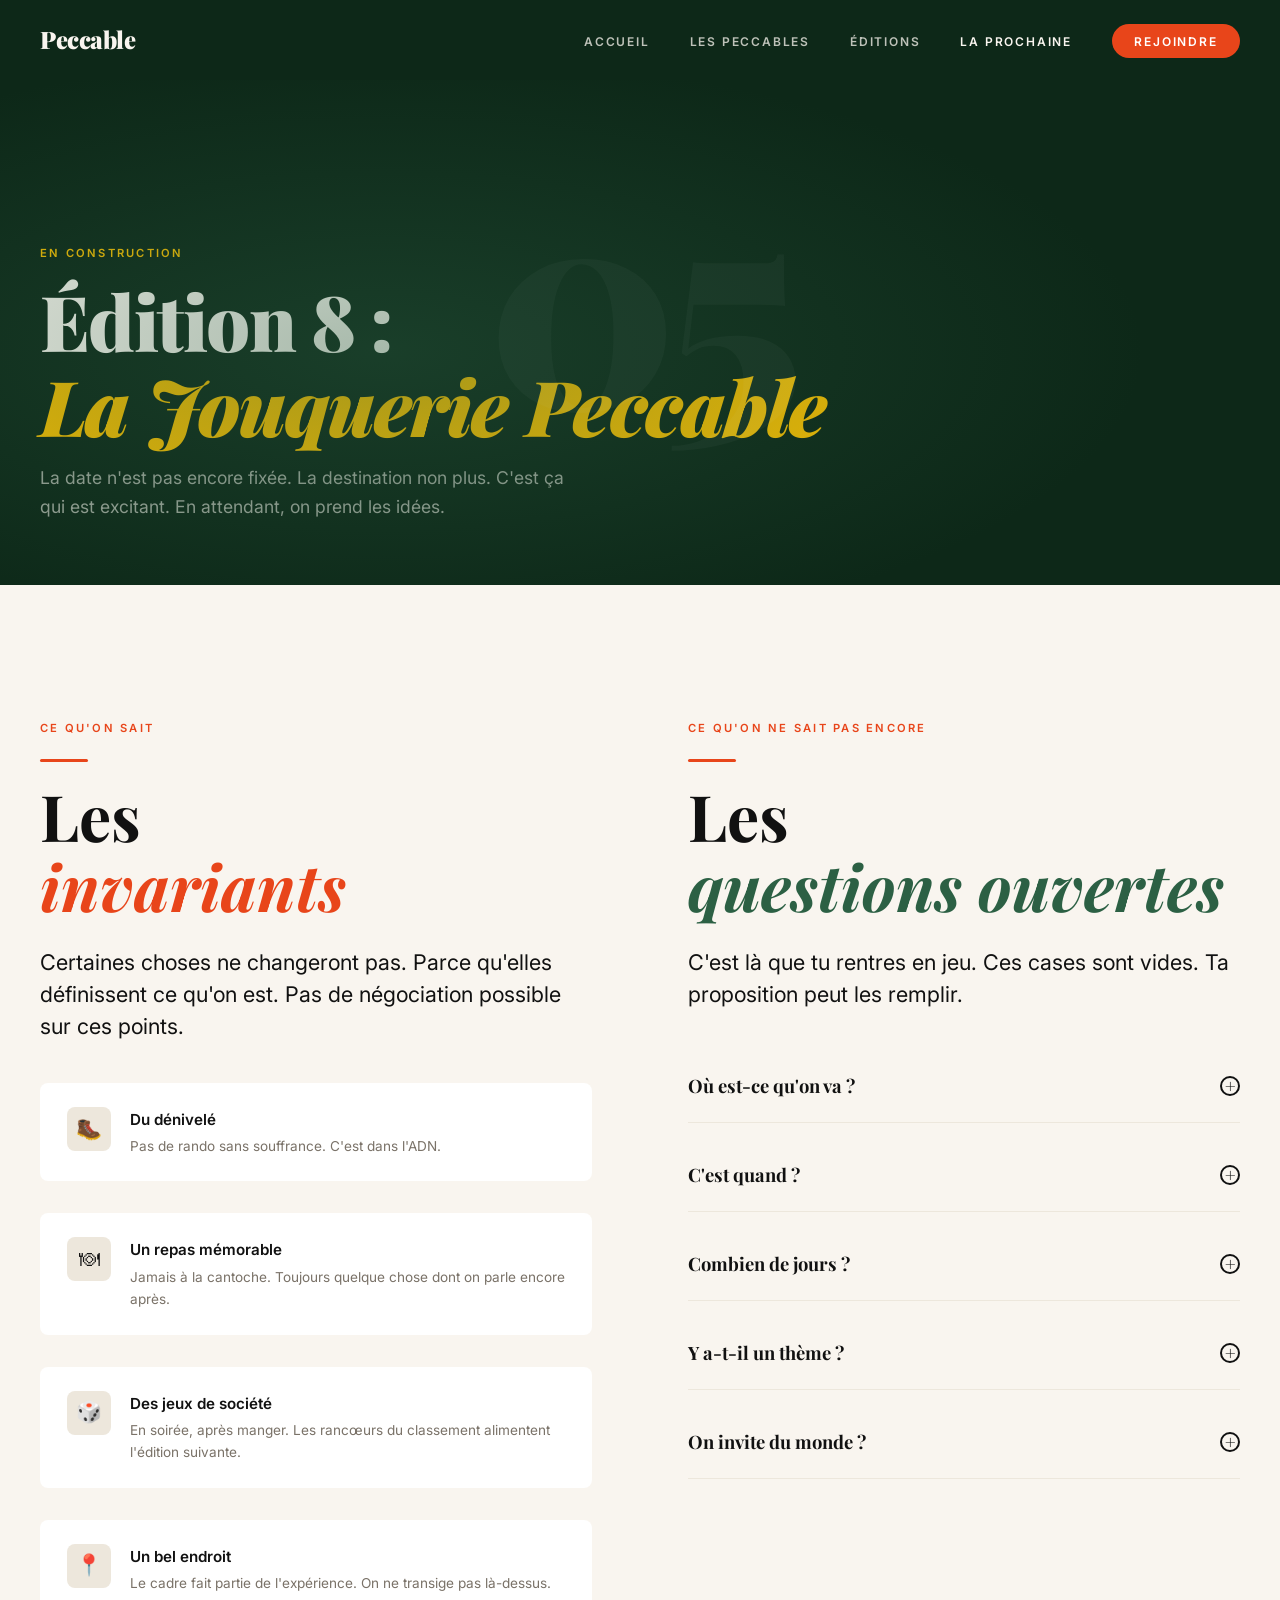
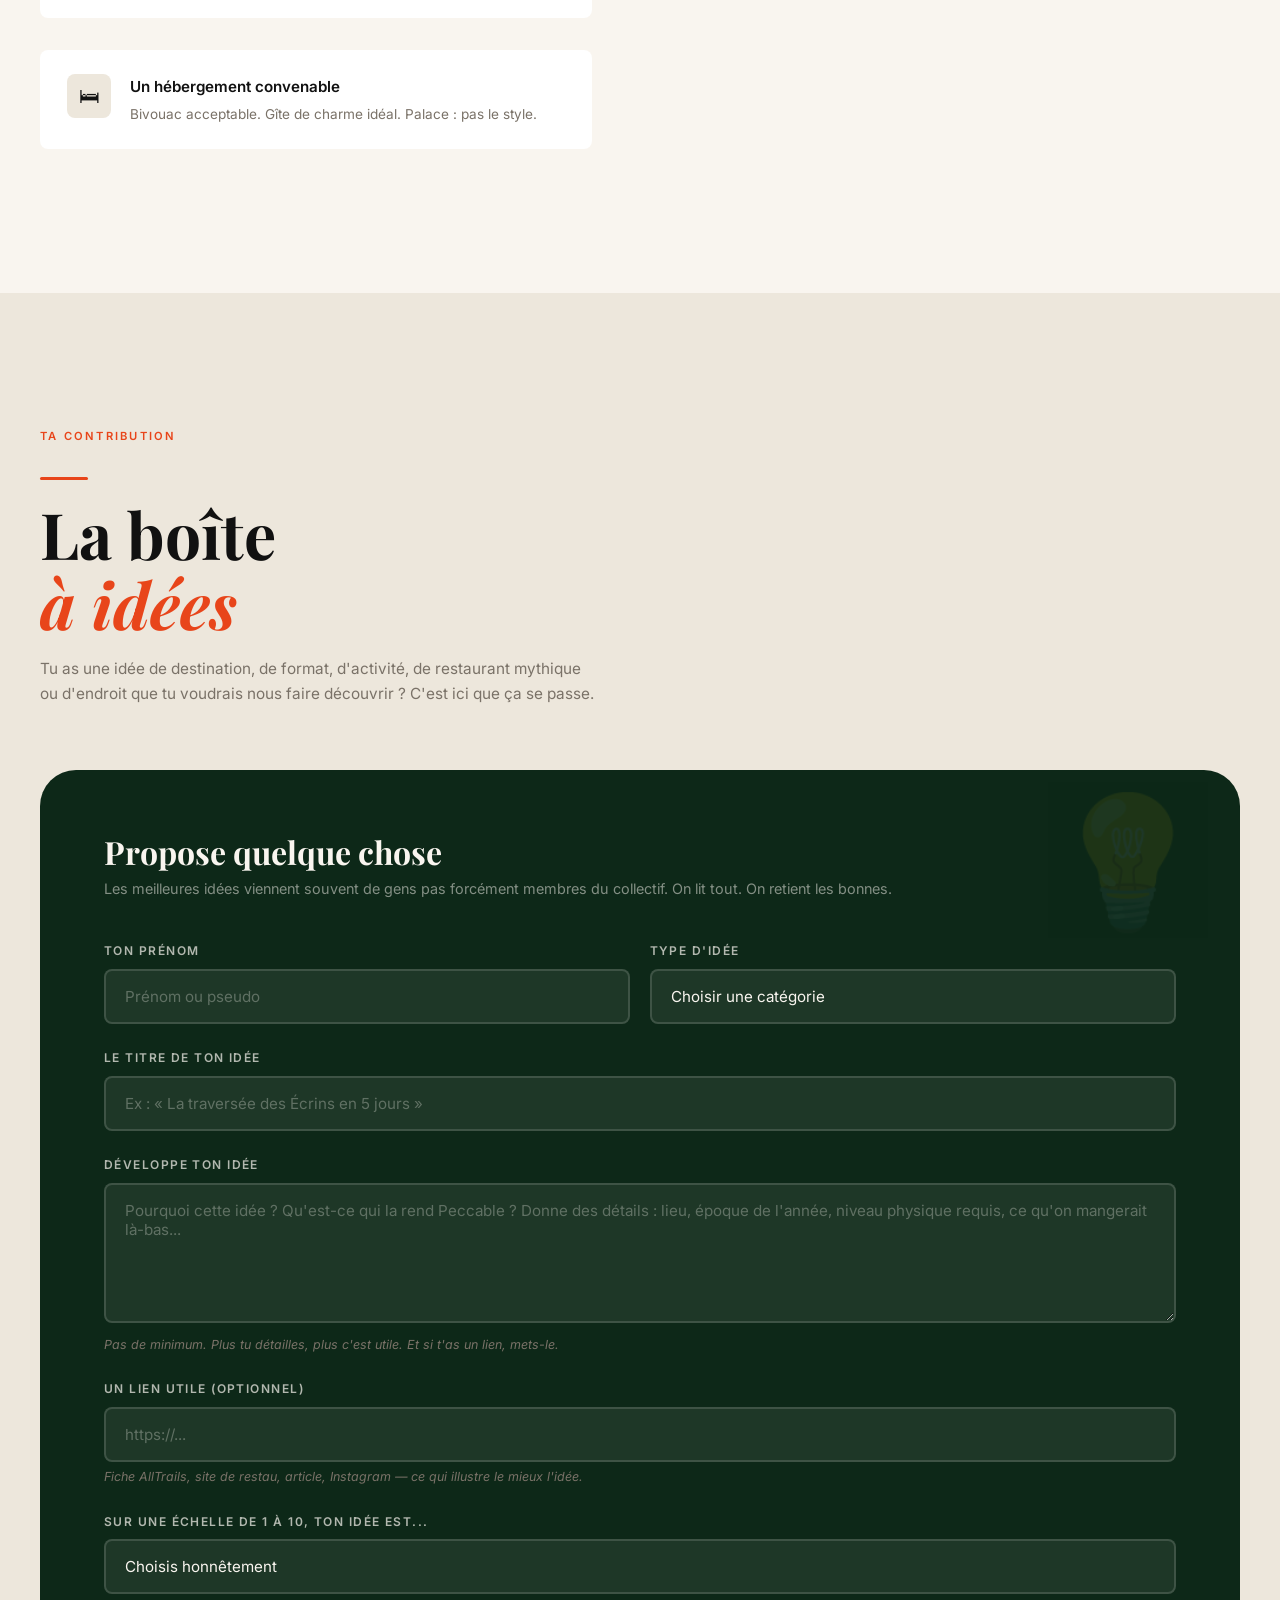
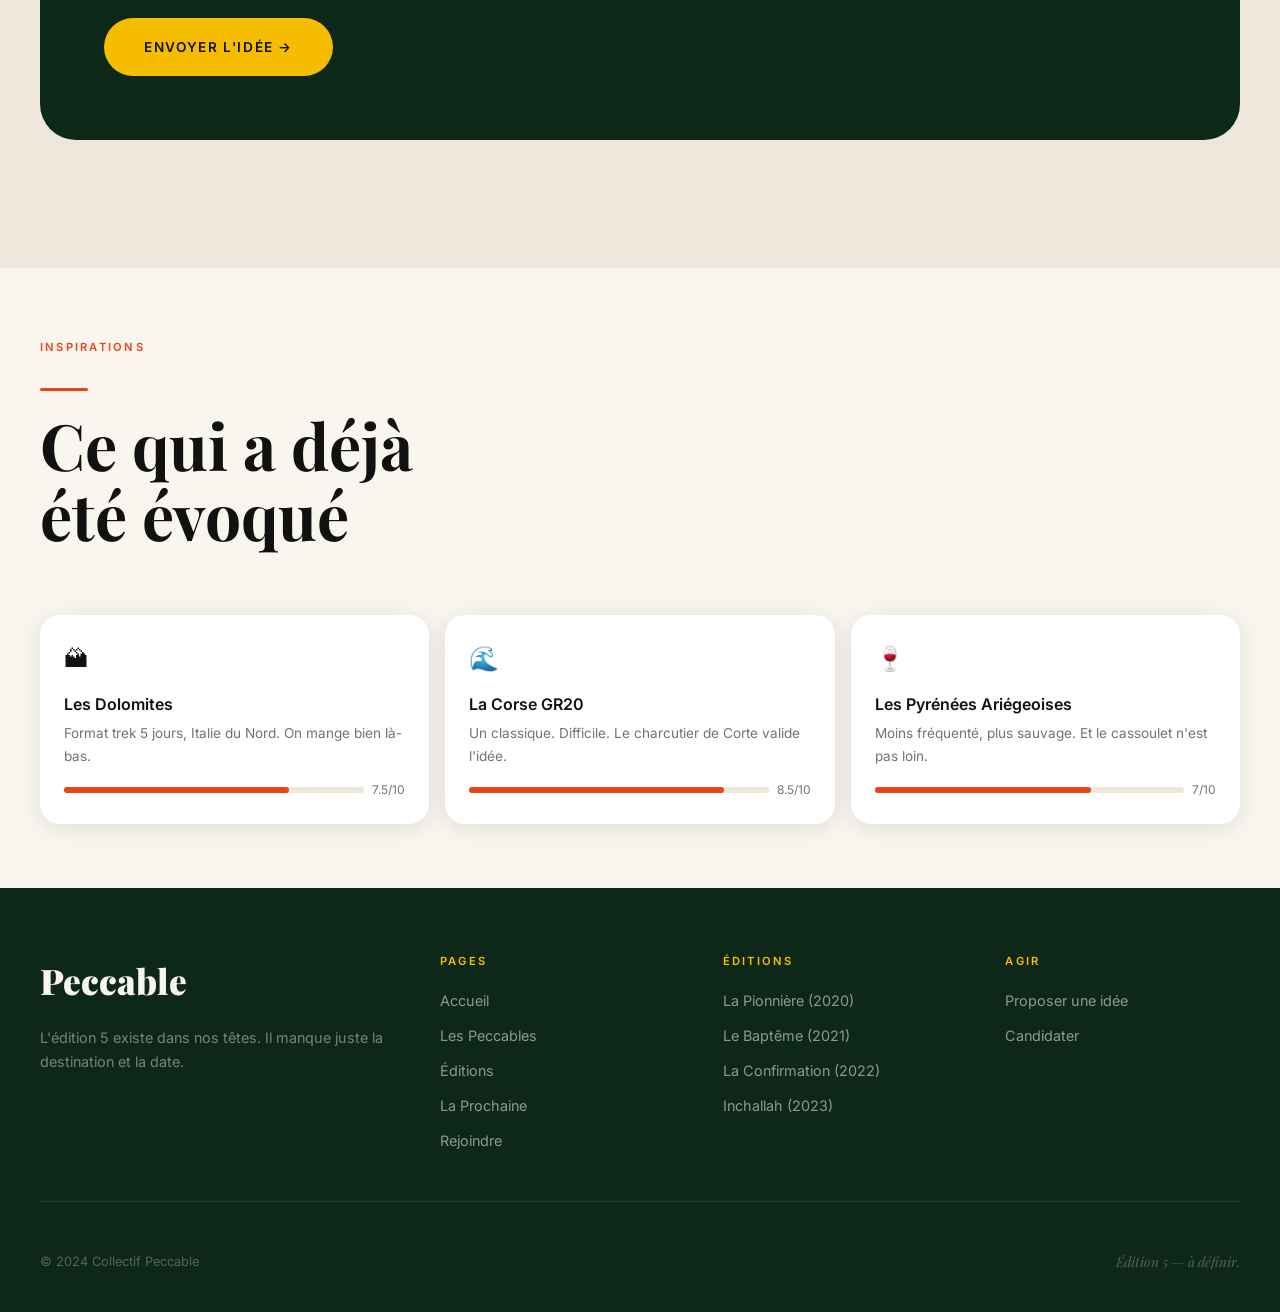
<file: prochaine-edition.html>
<!DOCTYPE html>
<html lang="fr">
<head>
  <meta charset="UTF-8" />
  <meta name="viewport" content="width=device-width, initial-scale=1.0" />
  <title>La Prochaine Édition — Peccable</title>
  <meta name="description" content="L'édition 5 se prépare. Propose tes idées pour la prochaine aventure Peccable." />
  <link rel="stylesheet" href="css/style.css" />
</head>
<body>

  <!-- Navigation -->
  <nav class="nav">
    <a href="index.html" class="nav__logo">Peccable</a>
    <button class="nav__toggle" aria-label="Ouvrir le menu">
      <span></span><span></span><span></span>
    </button>
    <ul class="nav__links">
      <li><a href="index.html">Accueil</a></li>
      <li><a href="personnes.html">Les Peccables</a></li>
      <li><a href="editions.html">Éditions</a></li>
      <li><a href="prochaine-edition.html" class="active">La Prochaine</a></li>
      <li><a href="recrutement.html" class="nav-cta">Rejoindre</a></li>
    </ul>
  </nav>

  <div class="nav__mobile">
    <button class="nav__mobile-close" aria-label="Fermer" style="position:absolute;top:2rem;right:2.5rem;font-size:2rem;color:var(--cream);">✕</button>
    <a href="index.html">Accueil</a>
    <a href="personnes.html">Les Peccables</a>
    <a href="editions.html">Éditions</a>
    <a href="prochaine-edition.html">La Prochaine</a>
    <a href="recrutement.html">Rejoindre</a>
  </div>

  <!-- Hero -->
  <section class="page-hero" style="min-height:65vh;background:var(--forest);">
    <div class="hero__bg-text">05</div>
    <div class="container">
      <span class="label" style="color:var(--gold);">En construction</span>
      <h1 style="color:var(--cream);">Édition 8 :<br><em style="color:var(--gold);">La Jouquerie Peccable</em></h1>
      <p class="page-hero__sub">
        La date n'est pas encore fixée. La destination non plus.
        C'est ça qui est excitant. En attendant, on prend les idées.
      </p>
    </div>
  </section>

  <!-- Ce qu'on sait -->
  <section class="section">
    <div class="container">
      <div class="grid-2" style="gap:6rem;align-items:start;">
        <div data-reveal>
          <span class="label">Ce qu'on sait</span>
          <div class="divider"></div>
          <h2>Les<br><em style="color:var(--orange);">invariants</em></h2>
          <p class="lead" style="margin-top:1.5rem;">
            Certaines choses ne changeront pas. Parce qu'elles définissent
            ce qu'on est. Pas de négociation possible sur ces points.
          </p>

          <div style="margin-top:2.5rem;display:flex;flex-direction:column;gap:1rem;">
            <div class="scoring-item">
              <div class="scoring-item__icon">🥾</div>
              <div>
                <div class="scoring-item__title">Du dénivelé</div>
                <div class="scoring-item__desc">Pas de rando sans souffrance. C'est dans l'ADN.</div>
              </div>
            </div>
            <div class="scoring-item">
              <div class="scoring-item__icon">🍽</div>
              <div>
                <div class="scoring-item__title">Un repas mémorable</div>
                <div class="scoring-item__desc">Jamais à la cantoche. Toujours quelque chose dont on parle encore après.</div>
              </div>
            </div>
            <div class="scoring-item">
              <div class="scoring-item__icon">🎲</div>
              <div>
                <div class="scoring-item__title">Des jeux de société</div>
                <div class="scoring-item__desc">En soirée, après manger. Les rancœurs du classement alimentent l'édition suivante.</div>
              </div>
            </div>
            <div class="scoring-item">
              <div class="scoring-item__icon">📍</div>
              <div>
                <div class="scoring-item__title">Un bel endroit</div>
                <div class="scoring-item__desc">Le cadre fait partie de l'expérience. On ne transige pas là-dessus.</div>
              </div>
            </div>
            <div class="scoring-item">
              <div class="scoring-item__icon">🛏</div>
              <div>
                <div class="scoring-item__title">Un hébergement convenable</div>
                <div class="scoring-item__desc">Bivouac acceptable. Gîte de charme idéal. Palace : pas le style.</div>
              </div>
            </div>
          </div>
        </div>

        <div>
          <span class="label">Ce qu'on ne sait pas encore</span>
          <div class="divider"></div>
          <h2>Les<br><em style="color:var(--forest-light);">questions ouvertes</em></h2>
          <p class="lead" style="margin-top:1.5rem;">
            C'est là que tu rentres en jeu. Ces cases sont vides.
            Ta proposition peut les remplir.
          </p>

          <div style="margin-top:2.5rem;display:flex;flex-direction:column;gap:1rem;">
            <div class="accordion-item">
              <button class="accordion-btn">
                Où est-ce qu'on va ?
                <span class="chevron">+</span>
              </button>
              <div class="accordion-body">
                Les Alpes restent un terrain de prédilection, mais on n'est pas fermés.
                Pyrénées, Dolomites, Corse, Jura — tout est sur la table.
                Ta proposition est dans la boîte à idées ci-dessous.
              </div>
            </div>
            <div class="accordion-item">
              <button class="accordion-btn">
                C'est quand ?
                <span class="chevron">+</span>
              </button>
              <div class="accordion-body">
                Généralement juillet–août pour les montagnes. Mais si l'idée implique
                un autre format (week-end long, automne, etc.) on est ouverts.
                Propose, on en discutera.
              </div>
            </div>
            <div class="accordion-item">
              <button class="accordion-btn">
                Combien de jours ?
                <span class="chevron">+</span>
              </button>
              <div class="accordion-body">
                On tourne autour de 4–5 jours minimum. Assez pour souffrir en rando
                et se remettre autour d'un bon repas. On a testé le format, on le garde.
              </div>
            </div>
            <div class="accordion-item">
              <button class="accordion-btn">
                Y a-t-il un thème ?
                <span class="chevron">+</span>
              </button>
              <div class="accordion-body">
                Pas obligatoire. Mais si tu as une idée de thème — gastronomique,
                sportif, culturel — on prend. L'édition "confit de canard en altitude"
                n'est pas encore tombée.
              </div>
            </div>
            <div class="accordion-item">
              <button class="accordion-btn">
                On invite du monde ?
                <span class="chevron">+</span>
              </button>
              <div class="accordion-body">
                C'est là qu'intervient le recrutement. Une ou deux places peuvent
                s'ouvrir si le profil est Peccable-compatible.
                <a href="recrutement.html" style="color:var(--orange);font-weight:600;">Postuler ici.</a>
              </div>
            </div>
          </div>
        </div>
      </div>
    </div>
  </section>

  <!-- Boîte à idées -->
  <section class="section" style="background:var(--cream-dark);">
    <div class="container">
      <div class="section-header" data-reveal>
        <span class="label">Ta contribution</span>
        <div class="divider"></div>
        <h2>La boîte<br><em style="color:var(--orange);">à idées</em></h2>
        <p>
          Tu as une idée de destination, de format, d'activité, de restaurant mythique
          ou d'endroit que tu voudrais nous faire découvrir ?
          C'est ici que ça se passe.
        </p>
      </div>

      <div class="idea-box" data-reveal>
        <h3 style="color:var(--cream);margin-bottom:0.5rem;">Propose quelque chose</h3>
        <p style="color:rgba(249,245,239,0.5);margin-bottom:2.5rem;font-size:0.9rem;">
          Les meilleures idées viennent souvent de gens pas forcément membres du collectif.
          On lit tout. On retient les bonnes.
        </p>
        <form id="idea-form" action="https://formspree.io/f/mqejzvpn" method="POST">
          <div class="form-grid">
            <div class="form-group">
              <label class="form-label" for="idea-name">Ton prénom</label>
              <input class="form-input" type="text" id="idea-name" name="name" placeholder="Prénom ou pseudo" required />
            </div>
            <div class="form-group">
              <label class="form-label" for="idea-type">Type d'idée</label>
              <select class="form-select" id="idea-type" name="type" required>
                <option value="" disabled selected>Choisir une catégorie</option>
                <option value="destination">Destination / lieu</option>
                <option value="activite">Activité sportive</option>
                <option value="restau">Restaurant / gastronomie</option>
                <option value="format">Format / durée</option>
                <option value="hebergement">Hébergement</option>
                <option value="autre">Autre</option>
              </select>
            </div>
          </div>
          <div class="form-group">
            <label class="form-label" for="idea-title">Le titre de ton idée</label>
            <input class="form-input" type="text" id="idea-title" name="title" placeholder="Ex : « La traversée des Écrins en 5 jours »" required />
          </div>
          <div class="form-group">
            <label class="form-label" for="idea-desc">Développe ton idée</label>
            <textarea class="form-textarea" id="idea-desc" name="description"
              placeholder="Pourquoi cette idée ? Qu'est-ce qui la rend Peccable ? Donne des détails : lieu, époque de l'année, niveau physique requis, ce qu'on mangerait là-bas..."
              required></textarea>
            <div class="form-hint">Pas de minimum. Plus tu détailles, plus c'est utile. Et si t'as un lien, mets-le.</div>
          </div>
          <div class="form-group">
            <label class="form-label" for="idea-lien">Un lien utile (optionnel)</label>
            <input class="form-input" type="url" id="idea-lien" name="lien" placeholder="https://..." />
            <div class="form-hint">Fiche AllTrails, site de restau, article, Instagram — ce qui illustre le mieux l'idée.</div>
          </div>
          <div class="form-group">
            <label class="form-label" for="idea-score" style="color:rgba(249,245,239,0.7);">
              Sur une échelle de 1 à 10, ton idée est...
            </label>
            <select class="form-select" id="idea-score" name="score">
              <option value="" disabled selected>Choisis honnêtement</option>
              <option value="5">5 — Pas mal, mais à améliorer</option>
              <option value="6">6 — Bien, t'as du potentiel</option>
              <option value="7">7 — Bonne idée, vraiment</option>
              <option value="8">8 — Très bonne idée</option>
              <option value="9">9 — Peccablement bonne</option>
              <option value="10">10 — Je mens probablement</option>
            </select>
          </div>
          <button type="submit" class="btn btn--gold" style="font-size:0.85rem;padding:1.1rem 2.5rem;">
            Envoyer l'idée →
          </button>
        </form>
      </div>
    </div>
  </section>

  <!-- Idées passées - placeholder -->
  <section class="section--sm section">
    <div class="container">
      <div class="section-header" data-reveal>
        <span class="label">Inspirations</span>
        <div class="divider"></div>
        <h2>Ce qui a déjà<br>été évoqué</h2>
      </div>
      <div class="grid-3" style="gap:1rem;">
        <div data-reveal style="background:var(--white);border-radius:var(--radius-lg);padding:1.5rem;box-shadow:var(--shadow);">
          <div style="font-size:1.5rem;margin-bottom:0.8rem;">🏔</div>
          <div style="font-weight:600;margin-bottom:0.3rem;">Les Dolomites</div>
          <p style="font-size:0.85rem;color:var(--muted);">Format trek 5 jours, Italie du Nord. On mange bien là-bas.</p>
          <div style="margin-top:0.8rem;display:flex;align-items:center;gap:0.5rem;">
            <div style="width:100%;background:var(--cream-dark);border-radius:10px;height:6px;">
              <div style="width:75%;background:var(--orange);border-radius:10px;height:100%;"></div>
            </div>
            <span style="font-size:0.75rem;color:var(--muted);white-space:nowrap;">7.5/10</span>
          </div>
        </div>
        <div data-reveal style="background:var(--white);border-radius:var(--radius-lg);padding:1.5rem;box-shadow:var(--shadow);">
          <div style="font-size:1.5rem;margin-bottom:0.8rem;">🌊</div>
          <div style="font-weight:600;margin-bottom:0.3rem;">La Corse GR20</div>
          <p style="font-size:0.85rem;color:var(--muted);">Un classique. Difficile. Le charcutier de Corte valide l'idée.</p>
          <div style="margin-top:0.8rem;display:flex;align-items:center;gap:0.5rem;">
            <div style="width:100%;background:var(--cream-dark);border-radius:10px;height:6px;">
              <div style="width:85%;background:var(--orange);border-radius:10px;height:100%;"></div>
            </div>
            <span style="font-size:0.75rem;color:var(--muted);white-space:nowrap;">8.5/10</span>
          </div>
        </div>
        <div data-reveal style="background:var(--white);border-radius:var(--radius-lg);padding:1.5rem;box-shadow:var(--shadow);">
          <div style="font-size:1.5rem;margin-bottom:0.8rem;">🍷</div>
          <div style="font-weight:600;margin-bottom:0.3rem;">Les Pyrénées Ariégeoises</div>
          <p style="font-size:0.85rem;color:var(--muted);">Moins fréquenté, plus sauvage. Et le cassoulet n'est pas loin.</p>
          <div style="margin-top:0.8rem;display:flex;align-items:center;gap:0.5rem;">
            <div style="width:100%;background:var(--cream-dark);border-radius:10px;height:6px;">
              <div style="width:70%;background:var(--orange);border-radius:10px;height:100%;"></div>
            </div>
            <span style="font-size:0.75rem;color:var(--muted);white-space:nowrap;">7/10</span>
          </div>
        </div>
      </div>
    </div>
  </section>

  <!-- Footer -->
  <footer class="footer">
    <div class="container">
      <div class="footer__top">
        <div>
          <div class="footer__logo">Peccable</div>
          <p class="footer__tagline">L'édition 5 existe dans nos têtes. Il manque juste la destination et la date.</p>
        </div>
        <div>
          <div class="footer__col-title">Pages</div>
          <nav class="footer__links">
            <a href="index.html">Accueil</a>
            <a href="personnes.html">Les Peccables</a>
            <a href="editions.html">Éditions</a>
            <a href="prochaine-edition.html">La Prochaine</a>
            <a href="recrutement.html">Rejoindre</a>
          </nav>
        </div>
        <div>
          <div class="footer__col-title">Éditions</div>
          <nav class="footer__links">
            <a href="editions.html#pioniere">La Pionnière (2020)</a>
            <a href="editions.html#bapteme">Le Baptême (2021)</a>
            <a href="editions.html#confirmation">La Confirmation (2022)</a>
            <a href="editions.html#inchallah">Inchallah (2023)</a>
          </nav>
        </div>
        <div>
          <div class="footer__col-title">Agir</div>
          <nav class="footer__links">
            <a href="prochaine-edition.html">Proposer une idée</a>
            <a href="recrutement.html">Candidater</a>
          </nav>
        </div>
      </div>
      <div class="footer__bottom">
        <span class="footer__copy">© 2024 Collectif Peccable</span>
        <span class="footer__edition">Édition 5 — à définir.</span>
      </div>
    </div>
  </footer>

  <script src="js/main.js"></script>
</body>
</html>
</file>
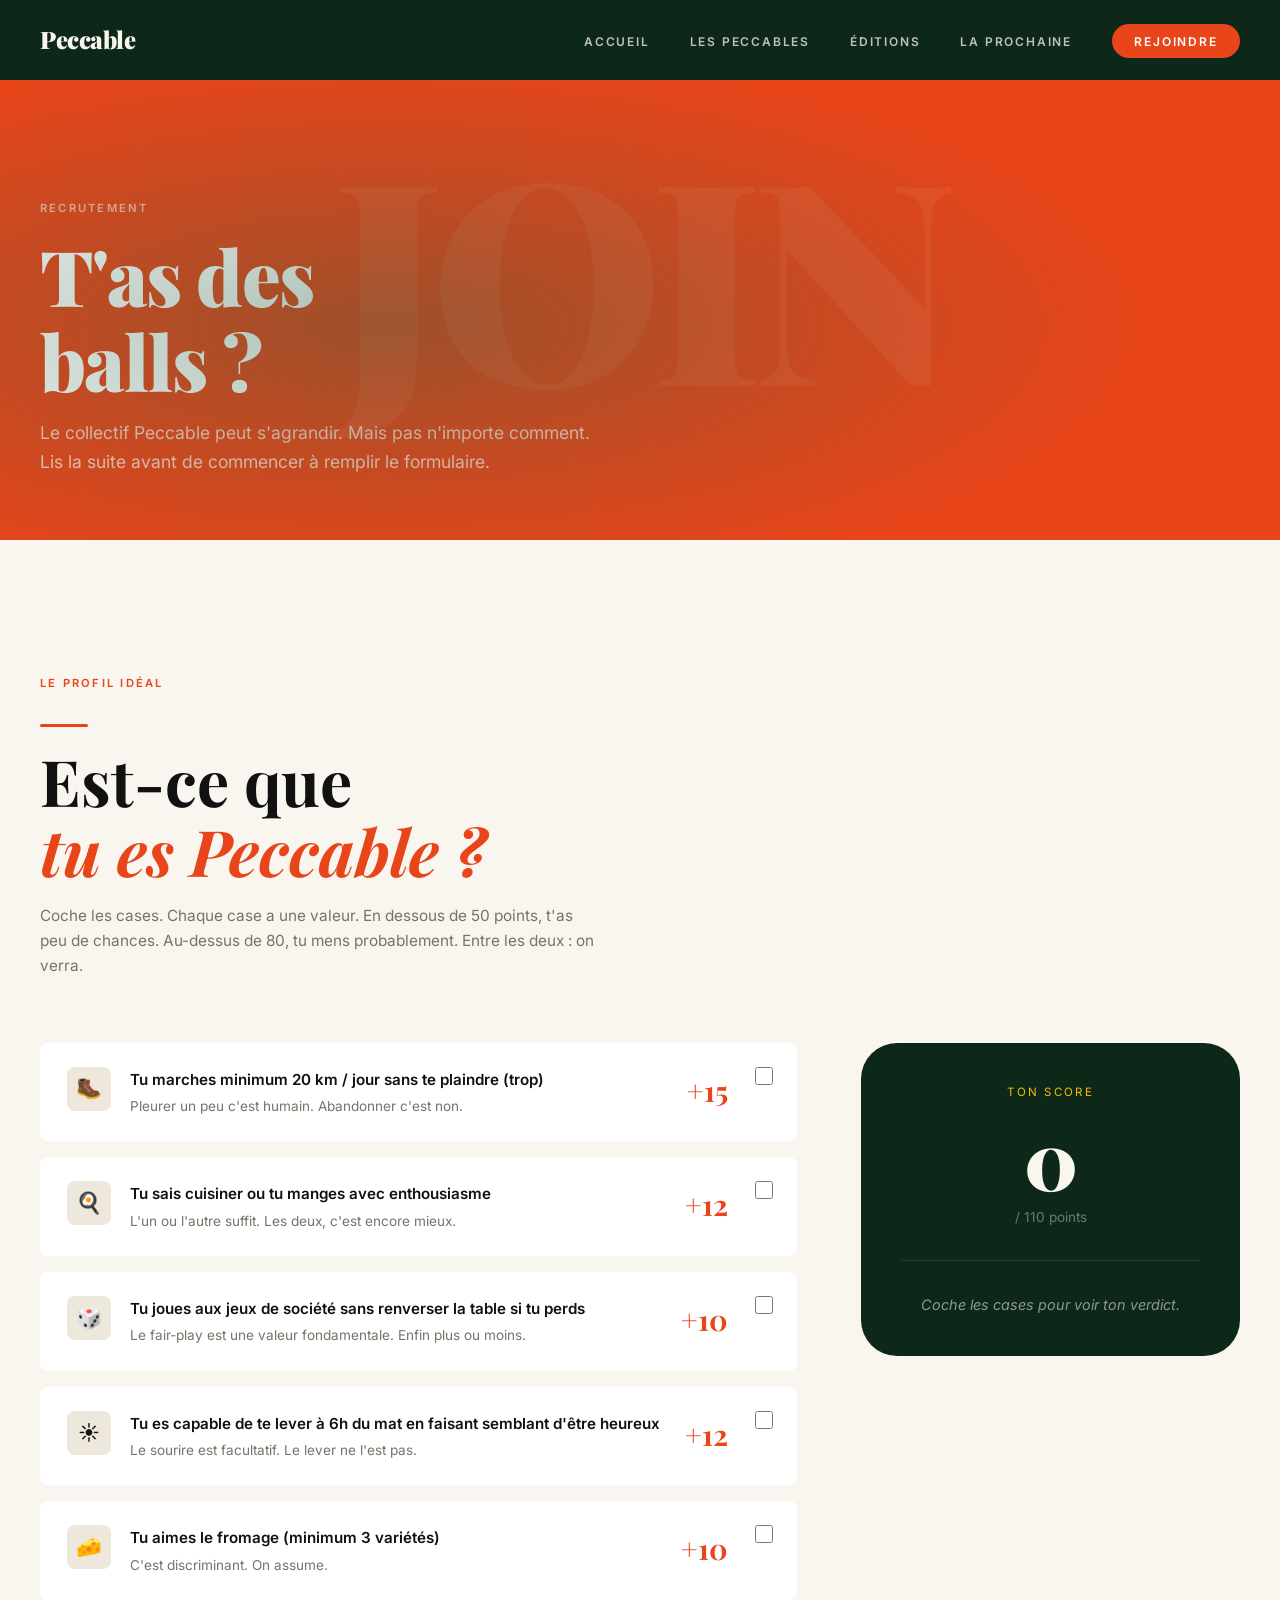
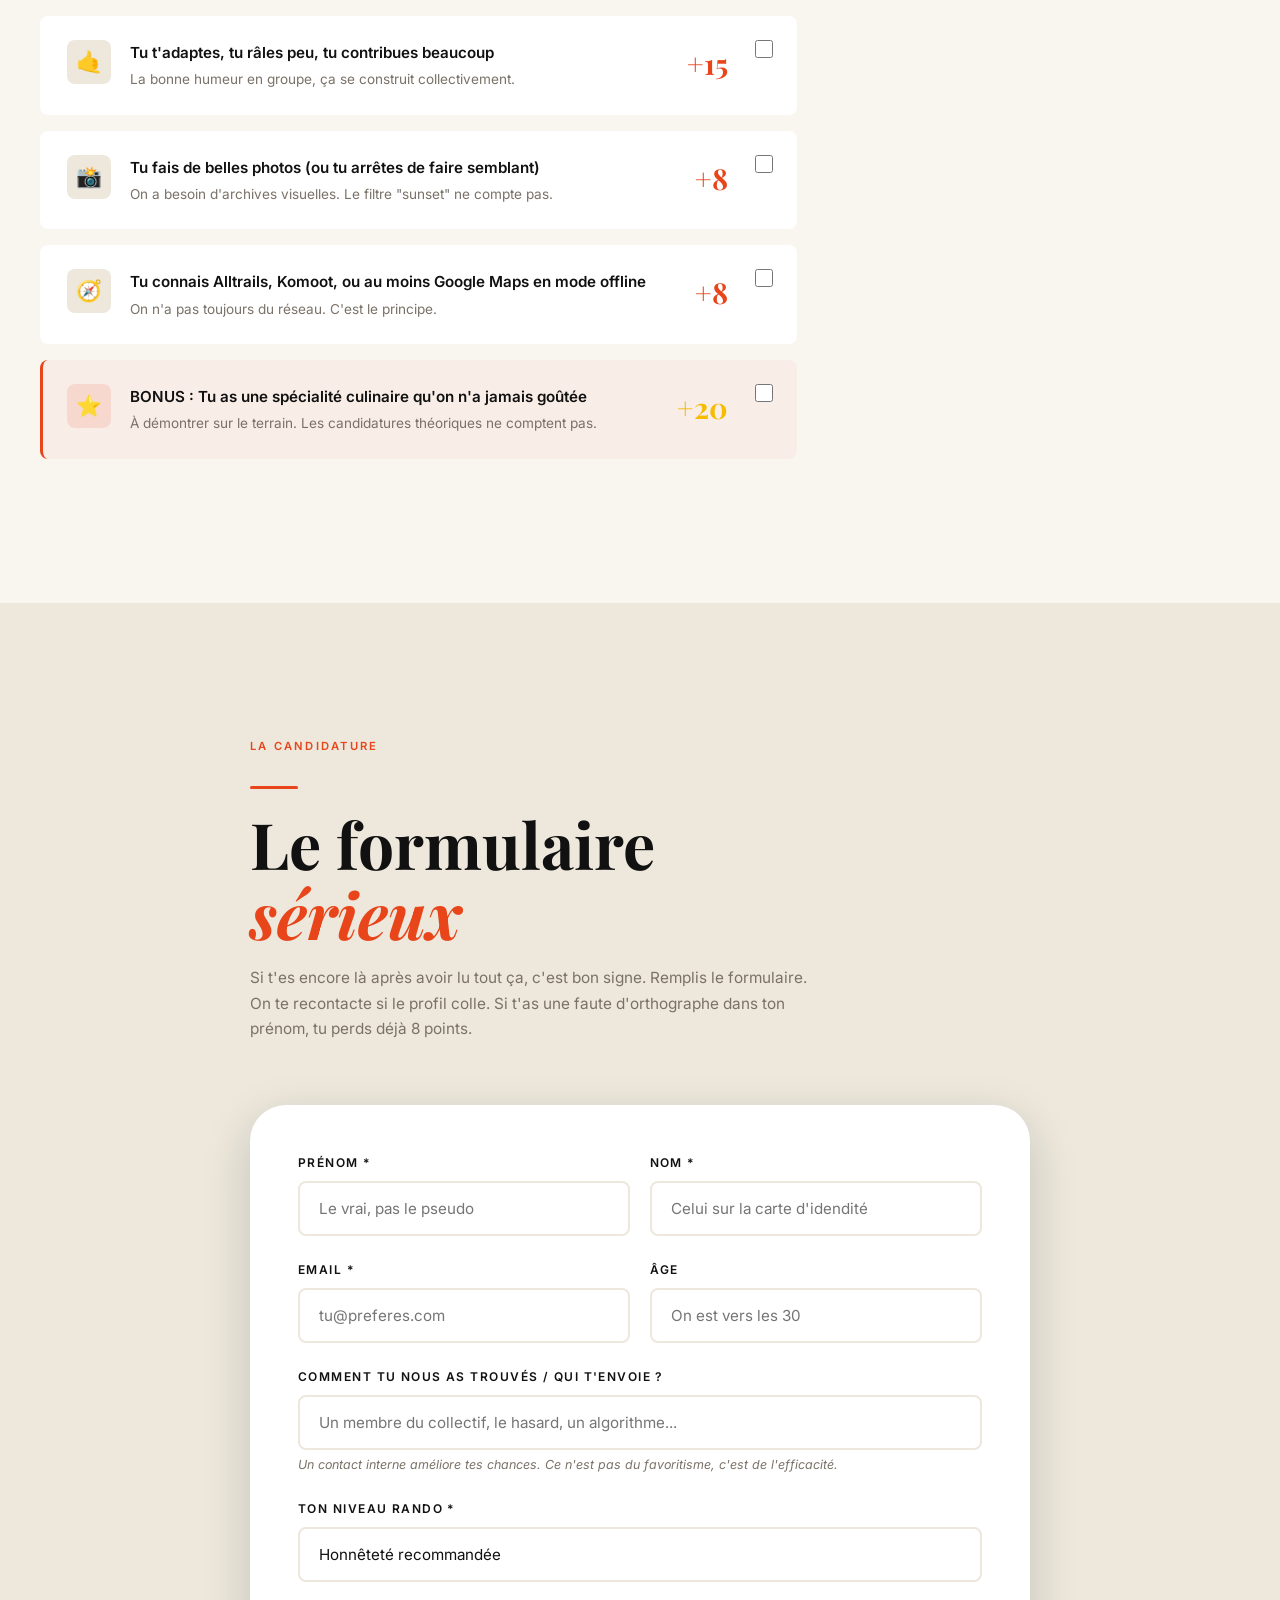
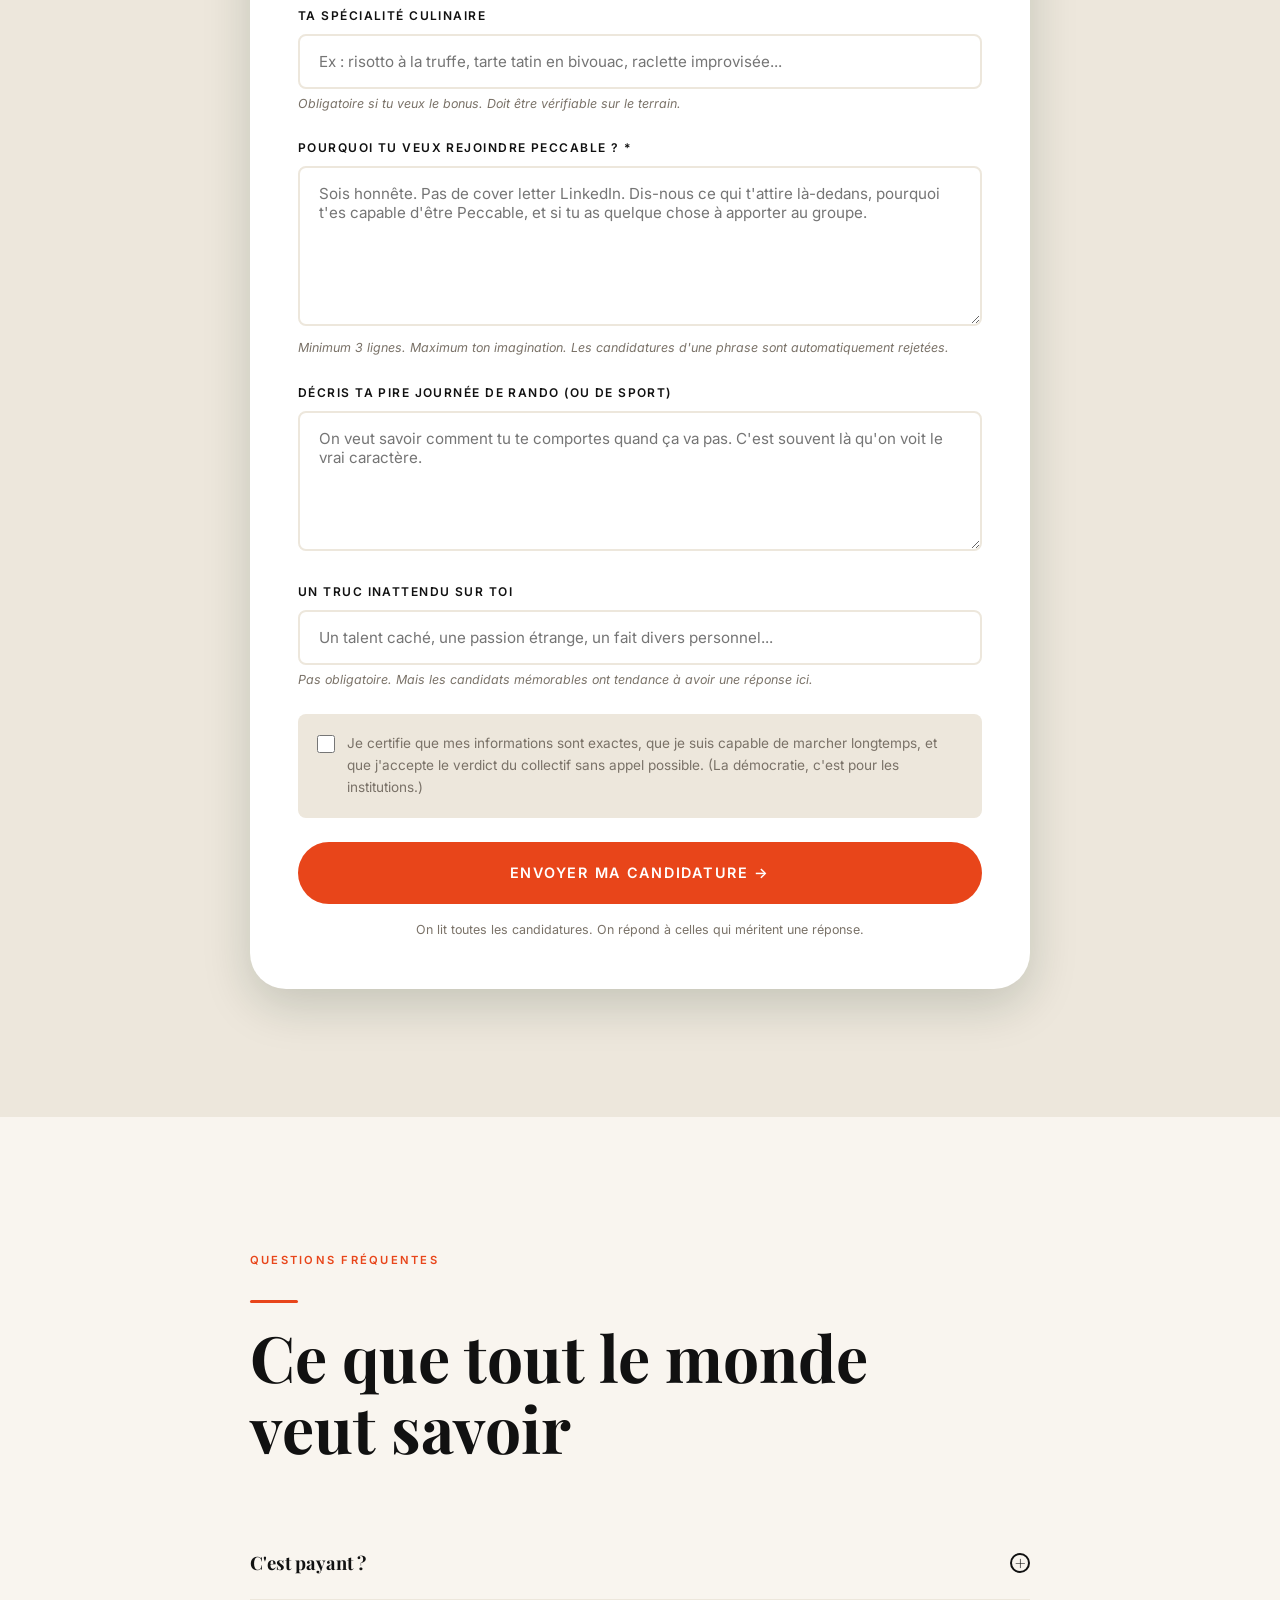
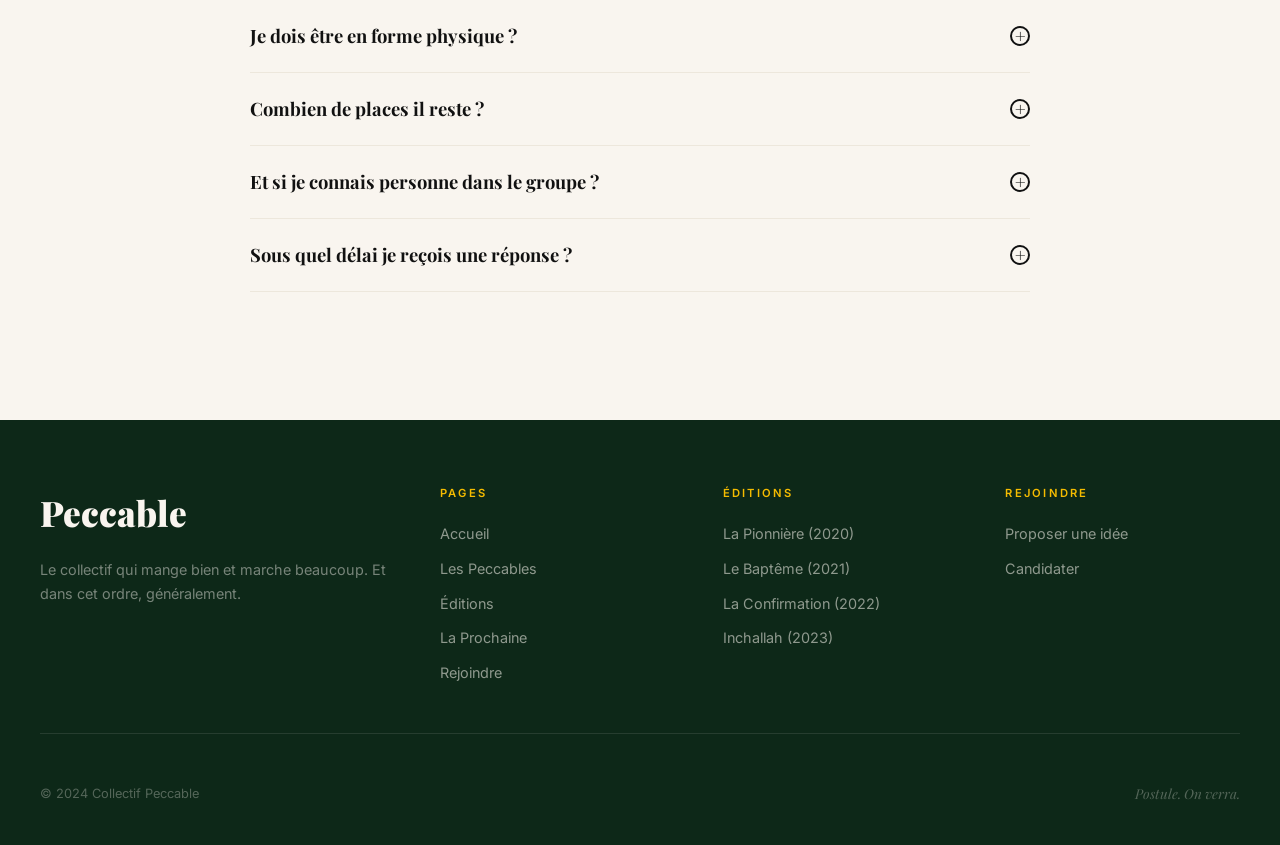
<file: recrutement.html>
<!DOCTYPE html>
<html lang="fr">
<head>
  <meta charset="UTF-8" />
  <meta name="viewport" content="width=device-width, initial-scale=1.0" />
  <title>Rejoindre le collectif — Peccable</title>
  <meta name="description" content="Tu veux rejoindre le collectif Peccable ? Lis les conditions. Réponds aux questions. Accepte le verdict." />
  <link rel="stylesheet" href="css/style.css" />
</head>
<body>

  <!-- Navigation -->
  <nav class="nav">
    <a href="index.html" class="nav__logo">Peccable</a>
    <button class="nav__toggle" aria-label="Ouvrir le menu">
      <span></span><span></span><span></span>
    </button>
    <ul class="nav__links">
      <li><a href="index.html">Accueil</a></li>
      <li><a href="personnes.html">Les Peccables</a></li>
      <li><a href="editions.html">Éditions</a></li>
      <li><a href="prochaine-edition.html">La Prochaine</a></li>
      <li><a href="recrutement.html" class="nav-cta active">Rejoindre</a></li>
    </ul>
  </nav>

  <div class="nav__mobile">
    <button class="nav__mobile-close" aria-label="Fermer" style="position:absolute;top:2rem;right:2.5rem;font-size:2rem;color:var(--cream);">✕</button>
    <a href="index.html">Accueil</a>
    <a href="personnes.html">Les Peccables</a>
    <a href="editions.html">Éditions</a>
    <a href="prochaine-edition.html">La Prochaine</a>
    <a href="recrutement.html">Rejoindre</a>
  </div>

  <!-- Hero -->
  <section class="page-hero" style="background:var(--orange);min-height:60vh;">
    <div class="hero__bg-text" style="color:rgba(255,255,255,0.06);">JOIN</div>
    <div class="container">
      <span class="label" style="color:rgba(255,255,255,0.6);">Recrutement</span>
      <h1 style="color:var(--white);">T'as des<br>balls ?</h1>
      <p class="page-hero__sub" style="color:rgba(255,255,255,0.7);">
        Le collectif Peccable peut s'agrandir. Mais pas n'importe comment.
        Lis la suite avant de commencer à remplir le formulaire.
      </p>
    </div>
  </section>

  <!-- Ce qu'on cherche -->
  <section class="section">
    <div class="container">
      <div class="section-header" data-reveal>
        <span class="label">Le profil idéal</span>
        <div class="divider"></div>
        <h2>Est-ce que<br><em style="color:var(--orange);">tu es Peccable ?</em></h2>
        <p>
          Coche les cases. Chaque case a une valeur. En dessous de 50 points,
          t'as peu de chances. Au-dessus de 80, tu mens probablement.
          Entre les deux : on verra.
        </p>
      </div>

      <div style="display:grid;grid-template-columns:2fr 1fr;gap:4rem;align-items:start;">
        <div>
          <div class="scoring-item">
            <div class="scoring-item__icon">🥾</div>
            <div>
              <div class="scoring-item__title">Tu marches minimum 20 km / jour sans te plaindre (trop)</div>
              <div class="scoring-item__desc">Pleurer un peu c'est humain. Abandonner c'est non.</div>
            </div>
            <div class="scoring-item__pts">+15</div>
            <label style="display:flex;align-items:center;margin-left:0.5rem;">
              <input type="checkbox" class="criterion-check" data-pts="15" style="width:18px;height:18px;accent-color:var(--orange);cursor:pointer;" />
            </label>
          </div>

          <div class="scoring-item">
            <div class="scoring-item__icon">🍳</div>
            <div>
              <div class="scoring-item__title">Tu sais cuisiner ou tu manges avec enthousiasme</div>
              <div class="scoring-item__desc">L'un ou l'autre suffit. Les deux, c'est encore mieux.</div>
            </div>
            <div class="scoring-item__pts">+12</div>
            <label style="display:flex;align-items:center;margin-left:0.5rem;">
              <input type="checkbox" class="criterion-check" data-pts="12" style="width:18px;height:18px;accent-color:var(--orange);cursor:pointer;" />
            </label>
          </div>

          <div class="scoring-item">
            <div class="scoring-item__icon">🎲</div>
            <div>
              <div class="scoring-item__title">Tu joues aux jeux de société sans renverser la table si tu perds</div>
              <div class="scoring-item__desc">Le fair-play est une valeur fondamentale. Enfin plus ou moins.</div>
            </div>
            <div class="scoring-item__pts">+10</div>
            <label style="display:flex;align-items:center;margin-left:0.5rem;">
              <input type="checkbox" class="criterion-check" data-pts="10" style="width:18px;height:18px;accent-color:var(--orange);cursor:pointer;" />
            </label>
          </div>

          <div class="scoring-item">
            <div class="scoring-item__icon">☀</div>
            <div>
              <div class="scoring-item__title">Tu es capable de te lever à 6h du mat en faisant semblant d'être heureux</div>
              <div class="scoring-item__desc">Le sourire est facultatif. Le lever ne l'est pas.</div>
            </div>
            <div class="scoring-item__pts">+12</div>
            <label style="display:flex;align-items:center;margin-left:0.5rem;">
              <input type="checkbox" class="criterion-check" data-pts="12" style="width:18px;height:18px;accent-color:var(--orange);cursor:pointer;" />
            </label>
          </div>

          <div class="scoring-item">
            <div class="scoring-item__icon">🧀</div>
            <div>
              <div class="scoring-item__title">Tu aimes le fromage (minimum 3 variétés)</div>
              <div class="scoring-item__desc">C'est discriminant. On assume.</div>
            </div>
            <div class="scoring-item__pts">+10</div>
            <label style="display:flex;align-items:center;margin-left:0.5rem;">
              <input type="checkbox" class="criterion-check" data-pts="10" style="width:18px;height:18px;accent-color:var(--orange);cursor:pointer;" />
            </label>
          </div>

          <div class="scoring-item">
            <div class="scoring-item__icon">🤙</div>
            <div>
              <div class="scoring-item__title">Tu t'adaptes, tu râles peu, tu contribues beaucoup</div>
              <div class="scoring-item__desc">La bonne humeur en groupe, ça se construit collectivement.</div>
            </div>
            <div class="scoring-item__pts">+15</div>
            <label style="display:flex;align-items:center;margin-left:0.5rem;">
              <input type="checkbox" class="criterion-check" data-pts="15" style="width:18px;height:18px;accent-color:var(--orange);cursor:pointer;" />
            </label>
          </div>

          <div class="scoring-item">
            <div class="scoring-item__icon">📸</div>
            <div>
              <div class="scoring-item__title">Tu fais de belles photos (ou tu arrêtes de faire semblant)</div>
              <div class="scoring-item__desc">On a besoin d'archives visuelles. Le filtre "sunset" ne compte pas.</div>
            </div>
            <div class="scoring-item__pts">+8</div>
            <label style="display:flex;align-items:center;margin-left:0.5rem;">
              <input type="checkbox" class="criterion-check" data-pts="8" style="width:18px;height:18px;accent-color:var(--orange);cursor:pointer;" />
            </label>
          </div>

          <div class="scoring-item">
            <div class="scoring-item__icon">🧭</div>
            <div>
              <div class="scoring-item__title">Tu connais Alltrails, Komoot, ou au moins Google Maps en mode offline</div>
              <div class="scoring-item__desc">On n'a pas toujours du réseau. C'est le principe.</div>
            </div>
            <div class="scoring-item__pts">+8</div>
            <label style="display:flex;align-items:center;margin-left:0.5rem;">
              <input type="checkbox" class="criterion-check" data-pts="8" style="width:18px;height:18px;accent-color:var(--orange);cursor:pointer;" />
            </label>
          </div>

          <div class="scoring-item" style="border-color:var(--orange);background:rgba(232,69,26,0.04);">
            <div class="scoring-item__icon" style="background:rgba(232,69,26,0.12);">⭐</div>
            <div>
              <div class="scoring-item__title">BONUS : Tu as une spécialité culinaire qu'on n'a jamais goûtée</div>
              <div class="scoring-item__desc">À démontrer sur le terrain. Les candidatures théoriques ne comptent pas.</div>
            </div>
            <div class="scoring-item__pts" style="color:var(--gold);">+20</div>
            <label style="display:flex;align-items:center;margin-left:0.5rem;">
              <input type="checkbox" class="criterion-check" data-pts="20" style="width:18px;height:18px;accent-color:var(--gold);cursor:pointer;" />
            </label>
          </div>
        </div>

        <div style="position:sticky;top:120px;">
          <div style="background:var(--forest);border-radius:var(--radius-xl);padding:2.5rem;text-align:center;">
            <div style="font-size:0.72rem;text-transform:uppercase;letter-spacing:0.2em;color:var(--gold);margin-bottom:1rem;">Ton score</div>
            <div style="font-family:var(--font-display);font-size:5rem;font-weight:900;color:var(--cream);line-height:1;">
              <span id="live-score">0</span>
            </div>
            <div style="font-size:0.85rem;color:rgba(249,245,239,0.4);margin-top:0.5rem;">/ 110 points</div>
            <div style="margin:2rem 0;height:1px;background:rgba(249,245,239,0.1);"></div>
            <div id="score-verdict" style="font-size:0.9rem;color:rgba(249,245,239,0.55);font-style:italic;line-height:1.6;">
              Coche les cases pour voir ton verdict.
            </div>
          </div>
        </div>
      </div>
    </div>
  </section>

  <!-- Formulaire de candidature -->
  <section class="section" style="background:var(--cream-dark);">
    <div class="container container--sm">
      <div class="section-header" data-reveal>
        <span class="label">La candidature</span>
        <div class="divider"></div>
        <h2>Le formulaire<br><em style="color:var(--orange);">sérieux</em></h2>
        <p>
          Si t'es encore là après avoir lu tout ça, c'est bon signe.
          Remplis le formulaire. On te recontacte si le profil colle.
          Si t'as une faute d'orthographe dans ton prénom, tu perds déjà 8 points.
        </p>
      </div>

      <form id="application-form" action="https://formspree.io/f/mlgvryjv" method="POST" data-reveal style="background:var(--white);border-radius:var(--radius-xl);padding:3rem;box-shadow:var(--shadow-lg);">
        <div class="form-grid">
          <div class="form-group">
            <label class="form-label" for="prenom">Prénom *</label>
            <input class="form-input" type="text" id="prenom" name="prenom" placeholder="Le vrai, pas le pseudo" required />
          </div>
          <div class="form-group">
            <label class="form-label" for="nom">Nom *</label>
            <input class="form-input" type="text" id="nom" name="nom" placeholder="Celui sur la carte d'idendité" required />
          </div>
        </div>

        <div class="form-grid">
          <div class="form-group">
            <label class="form-label" for="email">Email *</label>
            <input class="form-input" type="email" id="email" name="email" placeholder="tu@preferes.com" required />
          </div>
          <div class="form-group">
            <label class="form-label" for="age">Âge</label>
            <input class="form-input" type="number" id="age" name="age" placeholder="On est vers les 30" min="18" max="99" />
          </div>
        </div>

        <div class="form-group">
          <label class="form-label" for="connexion">Comment tu nous as trouvés / qui t'envoie ?</label>
          <input class="form-input" type="text" id="connexion" name="connexion" placeholder="Un membre du collectif, le hasard, un algorithme..." />
          <div class="form-hint">Un contact interne améliore tes chances. Ce n'est pas du favoritisme, c'est de l'efficacité.</div>
        </div>

        <div class="form-group">
          <label class="form-label" for="niveau">Ton niveau rando *</label>
          <select class="form-select" id="niveau" name="niveau" required>
            <option value="" disabled selected>Honnêteté recommandée</option>
            <option value="debutant">Débutant — je marche en forêt le dimanche</option>
            <option value="intermediaire">Intermédiaire — je fais des journées, parfois je souffre</option>
            <option value="confirme">Confirmé — le dénivelé positif ne me fait pas peur</option>
            <option value="expert">Expert — je porte le sac de tout le monde en montant</option>
          </select>
        </div>

        <div class="form-group">
          <label class="form-label" for="specialite">Ta spécialité culinaire</label>
          <input class="form-input" type="text" id="specialite" name="specialite" placeholder="Ex : risotto à la truffe, tarte tatin en bivouac, raclette improvisée..." />
          <div class="form-hint">Obligatoire si tu veux le bonus. Doit être vérifiable sur le terrain.</div>
        </div>

        <div class="form-group">
          <label class="form-label" for="motivation">Pourquoi tu veux rejoindre Peccable ? *</label>
          <textarea class="form-textarea" id="motivation" name="motivation" style="min-height:160px;"
            placeholder="Sois honnête. Pas de cover letter LinkedIn. Dis-nous ce qui t'attire là-dedans, pourquoi t'es capable d'être Peccable, et si tu as quelque chose à apporter au groupe."
            required></textarea>
          <div class="form-hint">Minimum 3 lignes. Maximum ton imagination. Les candidatures d'une phrase sont automatiquement rejetées.</div>
        </div>

        <div class="form-group">
          <label class="form-label" for="defi">Décris ta pire journée de rando (ou de sport)</label>
          <textarea class="form-textarea" id="defi" name="defi" placeholder="On veut savoir comment tu te comportes quand ça va pas. C'est souvent là qu'on voit le vrai caractère."></textarea>
        </div>

        <div class="form-group">
          <label class="form-label" for="reference">Un truc inattendu sur toi</label>
          <input class="form-input" type="text" id="reference" name="reference" placeholder="Un talent caché, une passion étrange, un fait divers personnel..." />
          <div class="form-hint">Pas obligatoire. Mais les candidats mémorables ont tendance à avoir une réponse ici.</div>
        </div>

        <div style="padding:1.2rem;background:var(--cream-dark);border-radius:var(--radius);margin-bottom:1.5rem;">
          <label style="display:flex;align-items:flex-start;gap:0.75rem;cursor:pointer;">
            <input type="checkbox" required style="width:18px;height:18px;accent-color:var(--forest);margin-top:2px;flex-shrink:0;" />
            <span style="font-size:0.85rem;color:var(--muted);line-height:1.6;">
              Je certifie que mes informations sont exactes, que je suis capable de marcher longtemps,
              et que j'accepte le verdict du collectif sans appel possible.
              (La démocratie, c'est pour les institutions.)
            </span>
          </label>
        </div>

        <button type="submit" class="btn btn--primary" style="width:100%;justify-content:center;font-size:0.9rem;padding:1.2rem;">
          Envoyer ma candidature →
        </button>
        <p style="text-align:center;margin-top:1rem;font-size:0.78rem;color:var(--muted);">
          On lit toutes les candidatures. On répond à celles qui méritent une réponse.
        </p>
      </form>
    </div>
  </section>

  <!-- FAQ -->
  <section class="section">
    <div class="container container--sm">
      <div class="section-header" data-reveal>
        <span class="label">Questions fréquentes</span>
        <div class="divider"></div>
        <h2>Ce que tout le monde<br>veut savoir</h2>
      </div>

      <div>
        <div class="accordion-item">
          <button class="accordion-btn">
            C'est payant ?
            <span class="chevron">+</span>
          </button>
          <div class="accordion-body">
            Les frais de l'édition sont partagés entre participants. Hébergement, nourriture,
            transports — on met en commun. Il n'y a pas de cotisation annuelle,
            juste une participation aux frais réels de chaque édition.
          </div>
        </div>
        <div class="accordion-item">
          <button class="accordion-btn">
            Je dois être en forme physique ?
            <span class="chevron">+</span>
          </button>
          <div class="accordion-body">
            Oui. Pas au niveau de partir en ultra-trail, mais il faut pouvoir tenir
            sur 5 jours avec du dénivelé et un sac à dos. Si tu ne fais pas de sport,
            commence par une rando avant de postuler. Ce sera honnête envers tout le monde.
          </div>
        </div>
        <div class="accordion-item">
          <button class="accordion-btn">
            Combien de places il reste ?
            <span class="chevron">+</span>
          </button>
          <div class="accordion-body">
            On ne le sait pas encore précisément. Le collectif a une taille optimale
            (entre 6 et 10 personnes selon la logistique). Les candidatures sont étudiées
            en fonction du profil, pas de l'ordre d'arrivée.
          </div>
        </div>
        <div class="accordion-item">
          <button class="accordion-btn">
            Et si je connais personne dans le groupe ?
            <span class="chevron">+</span>
          </button>
          <div class="accordion-body">
            C'est un facteur, pas un bloquant. Les meilleures intégrations ont parfois
            été des profils venus de l'extérieur. Ce qui compte, c'est la compatibilité.
            Quelques questions dans le formulaire permettront de la jauger.
          </div>
        </div>
        <div class="accordion-item">
          <button class="accordion-btn">
            Sous quel délai je reçois une réponse ?
            <span class="chevron">+</span>
          </button>
          <div class="accordion-body">
            Honnêtement, ça dépend de la période. En préparation d'édition, on est réactifs.
            En dehors, un peu moins. Quelques semaines en général. Ne relance pas avant un mois.
          </div>
        </div>
      </div>
    </div>
  </section>

  <!-- Footer -->
  <footer class="footer">
    <div class="container">
      <div class="footer__top">
        <div>
          <div class="footer__logo">Peccable</div>
          <p class="footer__tagline">Le collectif qui mange bien et marche beaucoup. Et dans cet ordre, généralement.</p>
        </div>
        <div>
          <div class="footer__col-title">Pages</div>
          <nav class="footer__links">
            <a href="index.html">Accueil</a>
            <a href="personnes.html">Les Peccables</a>
            <a href="editions.html">Éditions</a>
            <a href="prochaine-edition.html">La Prochaine</a>
            <a href="recrutement.html">Rejoindre</a>
          </nav>
        </div>
        <div>
          <div class="footer__col-title">Éditions</div>
          <nav class="footer__links">
            <a href="editions.html#pioniere">La Pionnière (2020)</a>
            <a href="editions.html#bapteme">Le Baptême (2021)</a>
            <a href="editions.html#confirmation">La Confirmation (2022)</a>
            <a href="editions.html#inchallah">Inchallah (2023)</a>
          </nav>
        </div>
        <div>
          <div class="footer__col-title">Rejoindre</div>
          <nav class="footer__links">
            <a href="prochaine-edition.html">Proposer une idée</a>
            <a href="recrutement.html">Candidater</a>
          </nav>
        </div>
      </div>
      <div class="footer__bottom">
        <span class="footer__copy">© 2024 Collectif Peccable</span>
        <span class="footer__edition">Postule. On verra.</span>
      </div>
    </div>
  </footer>

  <script>
    /* Score verdict */
    function updateVerdict(score) {
      const el = document.getElementById('score-verdict');
      if (!el) return;
      if (score === 0) { el.textContent = 'Coche les cases pour voir ton verdict.'; return; }
      if (score < 30) { el.textContent = '😬 Profil délicat. T'es sûr d'avoir lu les conditions ?'; return; }
      if (score < 50) { el.textContent = '🤔 On est curieux, mais pas convaincus. La lettre fera la différence.'; return; }
      if (score < 70) { el.textContent = '👀 Des atouts réels. Candidature envisageable.'; return; }
      if (score < 90) { el.textContent = '💪 Profil solide. Le formulaire t'attend.'; return; }
      el.textContent = '🏆 Soit t'es Peccable depuis toujours, soit tu triches. Dans les deux cas, postule.';
    }
    document.querySelectorAll('.criterion-check').forEach(c => {
      c.addEventListener('change', () => {
        let s = 0;
        document.querySelectorAll('.criterion-check:checked').forEach(x => s += parseInt(x.dataset.pts||0));
        const el = document.getElementById('live-score');
        if (el) el.textContent = s;
        updateVerdict(s);
      });
    });
  </script>
  <script src="js/main.js"></script>
</body>
</html>
</file>
<file: css/style.css>
/* ============================================
   PECCABLE — Design System
   Charte: Forêt Profonde × Terracotta × Crème
   ============================================ */

@import url('https://fonts.googleapis.com/css2?family=Playfair+Display:ital,wght@0,400;0,700;0,900;1,400;1,700&family=Inter:wght@300;400;500;600&display=swap');

/* ── Variables ── */
:root {
  --cream:        #F9F5EF;
  --cream-dark:   #EDE7DC;
  --charcoal:     #111111;
  --forest:       #0D2818;
  --forest-mid:   #1A4028;
  --forest-light: #2C6044;
  --orange:       #E8451A;
  --orange-light: #FF6B3D;
  --gold:         #F5BC00;
  --muted:        #7A7268;
  --white:        #FFFFFF;

  --font-display: 'Playfair Display', Georgia, serif;
  --font-body:    'Inter', -apple-system, BlinkMacSystemFont, sans-serif;

  --space-xs: 0.5rem;
  --space-sm: 1rem;
  --space-md: 2rem;
  --space-lg: 4rem;
  --space-xl: 8rem;

  --radius:    8px;
  --radius-lg: 20px;
  --radius-xl: 36px;

  --shadow:    0 4px 24px rgba(13,40,24,0.10);
  --shadow-lg: 0 16px 48px rgba(13,40,24,0.18);

  --transition: 0.3s ease;
}

/* ── Reset ── */
*, *::before, *::after { box-sizing: border-box; margin: 0; padding: 0; }
html { scroll-behavior: smooth; }
body {
  font-family: var(--font-body);
  background: var(--cream);
  color: var(--charcoal);
  font-size: 1rem;
  line-height: 1.65;
  overflow-x: hidden;
}
img { max-width: 100%; display: block; }
a { color: inherit; text-decoration: none; }
ul { list-style: none; }
button { cursor: pointer; border: none; background: none; font: inherit; }

/* ── Typography ── */
h1, h2, h3, h4 { font-family: var(--font-display); line-height: 1.1; }
h1 { font-size: clamp(3.5rem, 9vw, 10rem); font-weight: 900; letter-spacing: -0.02em; }
h2 { font-size: clamp(2.2rem, 5vw, 5rem); font-weight: 700; }
h3 { font-size: clamp(1.4rem, 2.5vw, 2.4rem); font-weight: 700; }
h4 { font-size: clamp(1.1rem, 1.8vw, 1.5rem); font-weight: 400; font-style: italic; }
p  { font-size: clamp(0.95rem, 1.2vw, 1.1rem); color: var(--muted); }
p.lead { font-size: clamp(1.1rem, 1.8vw, 1.35rem); color: var(--charcoal); line-height: 1.5; }

.label {
  display: inline-block;
  font-family: var(--font-body);
  font-size: 0.7rem;
  font-weight: 600;
  letter-spacing: 0.2em;
  text-transform: uppercase;
  color: var(--orange);
}

/* ── Navigation ── */
.nav {
  position: fixed;
  top: 0; left: 0; right: 0;
  z-index: 100;
  display: flex;
  align-items: center;
  justify-content: space-between;
  padding: 1.25rem 2.5rem;
  background: var(--forest);
  transition: background var(--transition), padding var(--transition), box-shadow var(--transition);
}
.nav.scrolled {
  background: var(--forest);
  padding: 0.8rem 2.5rem;
  box-shadow: 0 2px 20px rgba(0,0,0,0.3);
}
.nav__logo {
  font-family: var(--font-display);
  font-size: 1.5rem;
  font-weight: 900;
  color: var(--cream);
  letter-spacing: -0.02em;
}
.nav__links {
  display: flex;
  align-items: center;
  gap: 2.5rem;
}
.nav__links li a {
  font-size: 0.75rem;
  font-weight: 600;
  letter-spacing: 0.15em;
  text-transform: uppercase;
  color: rgba(249,245,239,0.75);
  transition: color var(--transition);
}
.nav__links li a:hover { color: var(--cream); }
.nav__links li a.active { color: var(--cream); }
.nav__cta a,
.nav__links li a.nav-cta {
  background: var(--orange);
  color: var(--white) !important;
  padding: 0.6rem 1.4rem;
  border-radius: var(--radius-xl);
  transition: background var(--transition), transform var(--transition);
}
.nav__cta a:hover,
.nav__links li a.nav-cta:hover { background: var(--orange-light); transform: translateY(-1px); }

.nav__toggle {
  display: none;
  flex-direction: column;
  gap: 5px;
}
.nav__toggle span {
  display: block;
  width: 24px;
  height: 2px;
  background: var(--cream);
  transition: var(--transition);
}

/* ── Buttons ── */
.btn {
  display: inline-flex;
  align-items: center;
  gap: 0.5rem;
  font-family: var(--font-body);
  font-size: 0.8rem;
  font-weight: 600;
  letter-spacing: 0.12em;
  text-transform: uppercase;
  padding: 1rem 2.2rem;
  border-radius: var(--radius-xl);
  transition: all var(--transition);
}
.btn--primary {
  background: var(--orange);
  color: var(--white);
}
.btn--primary:hover { background: var(--orange-light); transform: translateY(-2px); box-shadow: 0 8px 24px rgba(232,69,26,0.4); }
.btn--outline {
  border: 2px solid var(--cream);
  color: var(--cream);
}
.btn--outline:hover { background: var(--cream); color: var(--charcoal); }
.btn--dark {
  background: var(--forest);
  color: var(--cream);
}
.btn--dark:hover { background: var(--forest-mid); transform: translateY(-2px); }
.btn--gold {
  background: var(--gold);
  color: var(--charcoal);
}
.btn--gold:hover { background: #FFD000; transform: translateY(-2px); box-shadow: 0 8px 24px rgba(245,188,0,0.4); }

/* ── Layout Helpers ── */
.container {
  width: 100%;
  max-width: 1280px;
  margin: 0 auto;
  padding: 0 2.5rem;
}
.container--sm { max-width: 860px; }
.container--xs { max-width: 640px; }
.section { padding: var(--space-xl) 0; }
.section--sm { padding: var(--space-lg) 0; }

.grid-2 { display: grid; grid-template-columns: 1fr 1fr; gap: 2rem; }
.grid-3 { display: grid; grid-template-columns: repeat(3, 1fr); gap: 2rem; }
.grid-4 { display: grid; grid-template-columns: repeat(4, 1fr); gap: 1.5rem; }

/* ── Tag / Badge ── */
.tag {
  display: inline-block;
  font-size: 0.7rem;
  font-weight: 600;
  letter-spacing: 0.12em;
  text-transform: uppercase;
  padding: 0.35rem 0.9rem;
  border-radius: var(--radius-xl);
  border: 1.5px solid currentColor;
}
.tag--orange { color: var(--orange); border-color: var(--orange); }
.tag--cream  { color: var(--cream);  border-color: rgba(249,245,239,0.4); }
.tag--forest { color: var(--forest); border-color: var(--forest); }

/* ── Cards ── */
.card {
  background: var(--white);
  border-radius: var(--radius-lg);
  overflow: hidden;
  box-shadow: var(--shadow);
  transition: transform var(--transition), box-shadow var(--transition);
}
.card:hover { transform: translateY(-6px); box-shadow: var(--shadow-lg); }
.card__img {
  width: 100%;
  aspect-ratio: 4/3;
  object-fit: cover;
  background: var(--cream-dark);
}
.card__img--placeholder {
  width: 100%;
  aspect-ratio: 4/3;
  background: linear-gradient(135deg, var(--forest-mid) 0%, var(--forest-light) 100%);
  display: flex;
  align-items: center;
  justify-content: center;
  font-family: var(--font-display);
  font-size: 2rem;
  color: rgba(249,245,239,0.3);
  font-style: italic;
}
.card__body { padding: 1.5rem; }
.card__label { margin-bottom: 0.5rem; }
.card__title { font-family: var(--font-display); font-size: 1.4rem; font-weight: 700; color: var(--charcoal); margin-bottom: 0.5rem; }
.card__text { font-size: 0.9rem; color: var(--muted); }
.card__footer { padding: 1rem 1.5rem; border-top: 1px solid var(--cream-dark); display: flex; align-items: center; justify-content: space-between; }

/* ── Member Cards ── */
.member-card {
  background: var(--white);
  border-radius: var(--radius-lg);
  padding: 2rem;
  box-shadow: var(--shadow);
  transition: transform var(--transition);
  position: relative;
  overflow: hidden;
}
.member-card::before {
  content: '';
  position: absolute;
  top: 0; left: 0; right: 0;
  height: 4px;
  background: var(--orange);
  transform: scaleX(0);
  transform-origin: left;
  transition: transform 0.4s ease;
}
.member-card:hover::before { transform: scaleX(1); }
.member-card:hover { transform: translateY(-4px); }
.member-card__avatar {
  width: 72px;
  height: 72px;
  border-radius: 50%;
  background: linear-gradient(135deg, var(--forest-mid) 0%, var(--forest-light) 100%);
  margin-bottom: 1.2rem;
  display: flex;
  align-items: center;
  justify-content: center;
  font-family: var(--font-display);
  font-size: 1.6rem;
  color: var(--cream);
  font-style: italic;
  font-weight: 700;
}
.member-card__name { font-family: var(--font-display); font-size: 1.5rem; font-weight: 700; margin-bottom: 0.2rem; }
.member-card__nicknames { font-size: 0.78rem; color: var(--orange); letter-spacing: 0.05em; margin-bottom: 0.8rem; font-weight: 500; }
.member-card__bio { font-size: 0.9rem; color: var(--muted); line-height: 1.6; }
.member-card__tag {
  margin-top: 1rem;
  font-size: 0.7rem;
  font-weight: 600;
  letter-spacing: 0.1em;
  text-transform: uppercase;
  color: var(--forest-light);
  background: rgba(44,96,68,0.1);
  padding: 0.3rem 0.8rem;
  border-radius: var(--radius-xl);
  display: inline-block;
}

/* ── Edition Cards ── */
.edition-card {
  display: grid;
  grid-template-columns: 1fr 2fr;
  gap: 0;
  background: var(--white);
  border-radius: var(--radius-lg);
  overflow: hidden;
  box-shadow: var(--shadow);
  transition: transform var(--transition), box-shadow var(--transition);
}
.edition-card:hover { transform: translateY(-6px); box-shadow: var(--shadow-lg); }
.edition-card__side {
  background: var(--forest);
  padding: 2.5rem 2rem;
  display: flex;
  flex-direction: column;
  justify-content: space-between;
}
.edition-card__number {
  font-family: var(--font-display);
  font-size: 5rem;
  font-weight: 900;
  color: rgba(249,245,239,0.15);
  line-height: 1;
}
.edition-card__year {
  font-size: 0.75rem;
  font-weight: 600;
  letter-spacing: 0.2em;
  text-transform: uppercase;
  color: var(--gold);
}
.edition-card__body { padding: 2.5rem; }
.edition-card__subtitle { font-size: 0.75rem; color: var(--orange); font-weight: 600; letter-spacing: 0.15em; text-transform: uppercase; margin-bottom: 0.5rem; }
.edition-card__title { font-family: var(--font-display); font-size: 2rem; font-weight: 700; margin-bottom: 1rem; }
.edition-card__desc { font-size: 0.95rem; color: var(--muted); line-height: 1.7; margin-bottom: 1.5rem; }
.edition-card__stats { display: flex; gap: 1.5rem; flex-wrap: wrap; }
.stat { }
.stat__val { font-family: var(--font-display); font-size: 1.6rem; font-weight: 700; color: var(--charcoal); }
.stat__key { font-size: 0.72rem; color: var(--muted); text-transform: uppercase; letter-spacing: 0.1em; }

/* ── Edition details ── */
.edition-card__details {
  margin-top: 1.5rem;
  padding-top: 1.5rem;
  border-top: 1px solid var(--cream-dark);
  display: flex;
  flex-direction: column;
  gap: 0;
}
.edition-detail__day {
  padding: 0.75rem 0;
  border-bottom: 1px solid var(--cream-dark);
}
.edition-detail__day:last-child { border-bottom: none; }
.edition-detail__day-header {
  display: flex;
  align-items: center;
  gap: 0.75rem;
  font-weight: 600;
  font-size: 0.85rem;
  color: var(--charcoal);
  margin-bottom: 0.5rem;
}
.edition-detail__day-header .tag { margin: 0; }
.edition-detail__items {
  display: flex;
  flex-wrap: wrap;
  gap: 0.75rem;
  padding-left: 0.25rem;
}
.edition-detail__item {
  display: flex;
  align-items: flex-start;
  gap: 0.4rem;
  font-size: 0.85rem;
  color: var(--muted);
  min-width: 160px;
}
.edition-detail__item-icon { font-size: 0.9rem; flex-shrink: 0; margin-top: 0.05rem; }
.edition-detail__item-text { line-height: 1.4; }
.edition-detail__item-label { font-size: 0.7rem; text-transform: uppercase; letter-spacing: 0.08em; color: var(--muted); opacity: 0.7; display: block; }

/* ── Forms ── */
.form-group { margin-bottom: 1.5rem; }
.form-label {
  display: block;
  font-size: 0.75rem;
  font-weight: 600;
  letter-spacing: 0.12em;
  text-transform: uppercase;
  color: var(--charcoal);
  margin-bottom: 0.5rem;
}
.form-input,
.form-textarea,
.form-select {
  width: 100%;
  padding: 1rem 1.2rem;
  border: 2px solid var(--cream-dark);
  border-radius: var(--radius);
  font-family: var(--font-body);
  font-size: 0.95rem;
  color: var(--charcoal);
  background: var(--white);
  transition: border-color var(--transition), box-shadow var(--transition);
  outline: none;
  appearance: none;
}
.form-input:focus,
.form-textarea:focus,
.form-select:focus {
  border-color: var(--forest-light);
  box-shadow: 0 0 0 3px rgba(44,96,68,0.12);
}
.form-textarea { resize: vertical; min-height: 140px; }
.form-hint { font-size: 0.78rem; color: var(--muted); margin-top: 0.3rem; font-style: italic; }

.form-grid { display: grid; grid-template-columns: 1fr 1fr; gap: 1.2rem; }

/* ── Hero Sections ── */
.hero {
  min-height: 100vh;
  background: var(--forest);
  display: flex;
  align-items: flex-end;
  padding: 8rem 0 5rem;
  position: relative;
  overflow: hidden;
}
.hero::after {
  content: '';
  position: absolute;
  inset: 0;
  background: radial-gradient(ellipse at 70% 50%, rgba(44,96,68,0.5) 0%, transparent 60%);
  pointer-events: none;
}
.hero__bg-text {
  position: absolute;
  top: 50%;
  left: 50%;
  transform: translate(-50%, -50%);
  font-family: var(--font-display);
  font-size: clamp(8rem, 22vw, 30rem);
  font-weight: 900;
  color: rgba(249,245,239,0.04);
  white-space: nowrap;
  pointer-events: none;
  user-select: none;
  letter-spacing: -0.04em;
  line-height: 1;
}
.hero__label { margin-bottom: 1.5rem; }
.hero h1 { color: var(--cream); }
.hero h1 em { font-style: italic; color: var(--gold); }
.hero__sub {
  font-size: clamp(1rem, 1.8vw, 1.3rem);
  color: rgba(249,245,239,0.65);
  max-width: 600px;
  margin: 1.5rem 0 2.5rem;
  line-height: 1.6;
}
.hero__actions { display: flex; gap: 1rem; flex-wrap: wrap; }

.page-hero {
  min-height: 55vh;
  background: var(--forest);
  display: flex;
  align-items: flex-end;
  padding: 8rem 0 4rem;
  position: relative;
  overflow: hidden;
}
.page-hero::after {
  content: '';
  position: absolute;
  inset: 0;
  background: radial-gradient(ellipse at 30% 60%, rgba(44,96,68,0.4) 0%, transparent 60%);
  pointer-events: none;
}
.page-hero .label { margin-bottom: 1rem; }
.page-hero h1 { color: var(--cream); font-size: clamp(2.5rem, 6vw, 7rem); }
.page-hero__sub { font-size: 1.1rem; color: rgba(249,245,239,0.6); margin-top: 1rem; max-width: 550px; }

/* ── Strip / Banner ── */
.strip {
  background: var(--orange);
  padding: 2.5rem 0;
  overflow: hidden;
}
.strip__inner {
  display: flex;
  gap: 4rem;
  white-space: nowrap;
  animation: marquee 20s linear infinite;
}
.strip__item {
  font-family: var(--font-display);
  font-size: clamp(1.4rem, 2.5vw, 2rem);
  font-style: italic;
  color: var(--white);
  display: flex;
  align-items: center;
  gap: 2rem;
  flex-shrink: 0;
}
.strip__item::after { content: '✦'; font-style: normal; font-size: 0.7em; opacity: 0.5; }
@keyframes marquee {
  from { transform: translateX(0); }
  to   { transform: translateX(-50%); }
}

/* ── Section Titles ── */
.section-header { margin-bottom: var(--space-lg); }
.section-header .label { margin-bottom: 0.75rem; }
.section-header h2 { margin-bottom: 1rem; }
.section-header p { max-width: 560px; }
.section-header--center { text-align: center; }
.section-header--center p { margin: 0 auto; }
.section-header--light h2 { color: var(--cream); }
.section-header--light p { color: rgba(249,245,239,0.6); }

/* ── Divider ── */
.divider {
  width: 48px;
  height: 3px;
  background: var(--orange);
  border-radius: 2px;
  margin: 1.2rem 0;
}
.divider--center { margin: 1.2rem auto; }

/* ── Footer ── */
.footer {
  background: var(--forest);
  padding: var(--space-lg) 0 2.5rem;
}
.footer__top {
  display: grid;
  grid-template-columns: 1.5fr 1fr 1fr 1fr;
  gap: 3rem;
  margin-bottom: 3rem;
  padding-bottom: 3rem;
  border-bottom: 1px solid rgba(249,245,239,0.1);
}
.footer__logo {
  font-family: var(--font-display);
  font-size: 2.2rem;
  font-weight: 900;
  color: var(--cream);
  margin-bottom: 1rem;
}
.footer__tagline { font-size: 0.9rem; color: rgba(249,245,239,0.45); line-height: 1.7; }
.footer__col-title {
  font-size: 0.7rem;
  font-weight: 600;
  letter-spacing: 0.2em;
  text-transform: uppercase;
  color: var(--gold);
  margin-bottom: 1.2rem;
}
.footer__links { display: flex; flex-direction: column; gap: 0.7rem; }
.footer__links a {
  font-size: 0.9rem;
  color: rgba(249,245,239,0.55);
  transition: color var(--transition);
}
.footer__links a:hover { color: var(--cream); }
.footer__bottom {
  display: flex;
  align-items: center;
  justify-content: space-between;
}
.footer__copy { font-size: 0.8rem; color: rgba(249,245,239,0.3); }
.footer__edition {
  font-family: var(--font-display);
  font-style: italic;
  color: rgba(249,245,239,0.3);
  font-size: 0.85rem;
}

/* ── Boîte à idées ── */
.idea-box {
  background: var(--forest);
  border-radius: var(--radius-xl);
  padding: 4rem;
  position: relative;
  overflow: hidden;
}
.idea-box::before {
  content: '💡';
  position: absolute;
  top: -1rem;
  right: 2rem;
  font-size: 8rem;
  opacity: 0.07;
}
.idea-box .form-label { color: rgba(249,245,239,0.7); }
.idea-box .form-input,
.idea-box .form-textarea,
.idea-box .form-select {
  background: rgba(249,245,239,0.07);
  border-color: rgba(249,245,239,0.15);
  color: var(--cream);
}
.idea-box .form-input::placeholder,
.idea-box .form-textarea::placeholder { color: rgba(249,245,239,0.3); }
.idea-box .form-input:focus,
.idea-box .form-textarea:focus { border-color: var(--gold); box-shadow: 0 0 0 3px rgba(245,188,0,0.15); }

/* ── Score / Recrutement ── */
.scoring-item {
  display: flex;
  align-items: flex-start;
  gap: 1.2rem;
  padding: 1.5rem;
  background: var(--white);
  border-radius: var(--radius);
  margin-bottom: 1rem;
  border-left: 3px solid transparent;
  transition: border-color var(--transition);
}
.scoring-item:hover { border-left-color: var(--orange); }
.scoring-item__icon {
  width: 44px;
  height: 44px;
  border-radius: var(--radius);
  background: var(--cream-dark);
  display: flex;
  align-items: center;
  justify-content: center;
  font-size: 1.3rem;
  flex-shrink: 0;
}
.scoring-item__title { font-weight: 600; font-size: 0.95rem; margin-bottom: 0.2rem; }
.scoring-item__desc { font-size: 0.85rem; color: var(--muted); }
.scoring-item__pts {
  margin-left: auto;
  font-family: var(--font-display);
  font-size: 1.8rem;
  font-weight: 700;
  color: var(--orange);
  flex-shrink: 0;
}

/* ── Photo Gallery ── */
.photo-grid {
  display: grid;
  grid-template-columns: repeat(3, 1fr);
  gap: 0.4rem;
  border-radius: var(--radius-lg);
  overflow: hidden;
}
.photo-grid__item {
  width: 100%;
  aspect-ratio: 4/3;
  object-fit: cover;
  display: block;
  transition: opacity 0.25s;
  cursor: pointer;
}
.photo-grid__item:hover { opacity: 0.88; }
.photo-grid__empty {
  grid-column: 1 / -1;
  padding: 3rem;
  text-align: center;
  background: var(--cream-dark);
  border-radius: var(--radius-lg);
  color: var(--muted);
  font-size: 0.9rem;
}
@media (max-width: 600px) {
  .photo-grid { grid-template-columns: repeat(2, 1fr); }
}

/* ── Accordion (FAQ-like) ── */
.accordion-item {
  border-bottom: 1px solid var(--cream-dark);
}
.accordion-btn {
  width: 100%;
  display: flex;
  align-items: center;
  justify-content: space-between;
  padding: 1.3rem 0;
  font-family: var(--font-display);
  font-size: 1.15rem;
  font-weight: 700;
  text-align: left;
  color: var(--charcoal);
  transition: color var(--transition);
}
.accordion-btn:hover { color: var(--forest-light); }
.accordion-btn .chevron {
  width: 20px;
  height: 20px;
  border: 2px solid currentColor;
  border-radius: 50%;
  display: flex;
  align-items: center;
  justify-content: center;
  flex-shrink: 0;
  transition: transform var(--transition);
}
.accordion-btn.open .chevron { transform: rotate(45deg); }
.accordion-body {
  display: none;
  padding-bottom: 1.3rem;
  font-size: 0.95rem;
  color: var(--muted);
  line-height: 1.7;
}
.accordion-body.open { display: block; }

/* ── Mobile Menu ── */
.nav__mobile {
  display: none;
  position: fixed;
  inset: 0;
  background: var(--forest);
  z-index: 99;
  flex-direction: column;
  align-items: center;
  justify-content: center;
  gap: 2.5rem;
}
.nav__mobile.open { display: flex; }
.nav__mobile a {
  font-family: var(--font-display);
  font-size: 2.5rem;
  font-weight: 700;
  color: var(--cream);
  transition: color var(--transition);
}
.nav__mobile a:hover { color: var(--gold); }

/* ── Animations ── */
@keyframes fadeUp {
  from { opacity: 0; transform: translateY(30px); }
  to   { opacity: 1; transform: translateY(0); }
}
.fade-up { animation: fadeUp 0.7s ease both; }
.fade-up-delay-1 { animation-delay: 0.15s; }
.fade-up-delay-2 { animation-delay: 0.30s; }
.fade-up-delay-3 { animation-delay: 0.45s; }

/* ── Edition preview cards (grid on editions.html) ── */
.editions-grid {
  display: grid;
  grid-template-columns: repeat(3, 1fr);
  gap: 2rem;
}
.edition-preview {
  display: block;
  text-decoration: none;
  color: inherit;
  border-radius: var(--radius-lg);
  overflow: hidden;
  background: var(--white);
  box-shadow: var(--shadow);
  transition: transform var(--transition), box-shadow var(--transition);
}
.edition-preview:hover {
  transform: translateY(-6px);
  box-shadow: var(--shadow-lg);
}
.edition-preview__photo {
  position: relative;
  aspect-ratio: 4/3;
  overflow: hidden;
  background: var(--forest);
}
.edition-preview__photo img {
  width: 100%;
  height: 100%;
  object-fit: cover;
  transition: transform 0.5s ease;
}
.edition-preview:hover .edition-preview__photo img { transform: scale(1.05); }
.edition-preview__placeholder {
  width: 100%;
  height: 100%;
  display: flex;
  align-items: center;
  justify-content: center;
  font-size: 3.5rem;
  opacity: 0.35;
}
.edition-preview__num {
  position: absolute;
  top: 1rem;
  left: 1rem;
  font-family: var(--font-display);
  font-size: 0.75rem;
  font-weight: 900;
  letter-spacing: 0.1em;
  color: var(--white);
  background: rgba(0,0,0,0.35);
  backdrop-filter: blur(4px);
  padding: 0.3rem 0.7rem;
  border-radius: 100px;
}
.edition-preview__info {
  padding: 1.25rem 1.5rem 1.5rem;
}
.edition-preview__name {
  font-family: var(--font-display);
  font-size: 1.3rem;
  font-weight: 700;
  color: var(--charcoal);
  margin-bottom: 0.5rem;
}
.edition-preview__meta {
  display: flex;
  gap: 1rem;
  font-size: 0.82rem;
  color: var(--muted);
}
.edition-preview__meta span { display: flex; align-items: center; gap: 0.3rem; }

/* ── Edition detail page ── */
.edition-detail-hero {
  background: var(--forest);
  padding: 7rem 0 4rem;
  position: relative;
  overflow: hidden;
}
.edition-detail-hero__bg {
  position: absolute;
  inset: 0;
  font-family: var(--font-display);
  font-size: clamp(8rem, 20vw, 18rem);
  font-weight: 900;
  color: rgba(255,255,255,0.04);
  display: flex;
  align-items: center;
  justify-content: center;
  pointer-events: none;
  user-select: none;
  line-height: 1;
}
.edition-detail-hero__photo {
  width: 100%;
  max-height: 420px;
  object-fit: cover;
  border-radius: var(--radius-lg);
  margin-bottom: 2.5rem;
}
.edition-detail-hero__photo-placeholder {
  width: 100%;
  height: 280px;
  background: var(--forest-mid);
  border-radius: var(--radius-lg);
  display: flex;
  align-items: center;
  justify-content: center;
  font-size: 5rem;
  margin-bottom: 2.5rem;
  opacity: 0.5;
}
.edition-detail-hero .label { color: var(--gold); }
.edition-detail-hero h1 { color: var(--cream); }
.edition-detail-hero__sub { color: rgba(249,245,239,0.65); font-size: 1.05rem; margin-top: 1rem; }
.edition-detail-meta {
  display: flex;
  flex-wrap: wrap;
  gap: 1.5rem;
  margin-top: 2rem;
}
.edition-detail-meta__item {
  display: flex;
  flex-direction: column;
  gap: 0.2rem;
}
.edition-detail-meta__label {
  font-size: 0.7rem;
  text-transform: uppercase;
  letter-spacing: 0.12em;
  color: rgba(249,245,239,0.4);
}
.edition-detail-meta__value {
  font-family: var(--font-display);
  font-size: 1.1rem;
  font-weight: 700;
  color: var(--cream);
}

/* ── Activity cards ── */
.activity-grid {
  display: grid;
  grid-template-columns: repeat(2, 1fr);
  gap: 1.5rem;
}
.activity-card {
  background: var(--white);
  border-radius: var(--radius-lg);
  padding: 1.75rem;
  box-shadow: var(--shadow);
  border-left: 4px solid var(--forest);
  display: flex;
  flex-direction: column;
  gap: 0.75rem;
}
.activity-card--sport  { border-left-color: var(--forest); }
.activity-card--repas  { border-left-color: var(--orange); }
.activity-card--visite { border-left-color: var(--gold); }
.activity-card--fait   { border-left-color: var(--charcoal); }
.activity-card--annonce { border-left-color: var(--forest-light); }
.activity-card__header {
  display: flex;
  align-items: center;
  gap: 0.5rem;
}
.activity-card__icon { font-size: 1.2rem; }
.activity-card__type {
  font-size: 0.7rem;
  font-weight: 600;
  text-transform: uppercase;
  letter-spacing: 0.12em;
  color: var(--muted);
}
.activity-card__title {
  font-family: var(--font-display);
  font-size: 1.2rem;
  font-weight: 700;
  color: var(--charcoal);
}
.activity-card__desc {
  font-size: 0.9rem;
  color: var(--muted);
  line-height: 1.7;
}
.activity-card__day {
  font-size: 0.75rem;
  color: var(--muted);
  opacity: 0.6;
  margin-top: auto;
  padding-top: 0.5rem;
  border-top: 1px solid var(--cream-dark);
}

/* ── Responsive ── */
@media (max-width: 1024px) {
  .grid-4 { grid-template-columns: repeat(2, 1fr); }
  .footer__top { grid-template-columns: 1fr 1fr; }
  .edition-card { grid-template-columns: 1fr; }
  .edition-card__side { padding: 1.5rem 2rem; flex-direction: row; align-items: center; }
}
@media (max-width: 768px) {
  :root { --space-xl: 5rem; --space-lg: 3rem; }
  .nav__links { display: none; }
  .nav__toggle { display: flex; }
  .grid-2, .grid-3 { grid-template-columns: 1fr; }
  .editions-grid { grid-template-columns: repeat(2, 1fr); }
  .activity-grid { grid-template-columns: 1fr; }
  .form-grid { grid-template-columns: 1fr; }
  .footer__top { grid-template-columns: 1fr; }
  .idea-box { padding: 2.5rem 1.5rem; }
  .footer__bottom { flex-direction: column; gap: 0.5rem; text-align: center; }
}
@media (max-width: 480px) {
  .container { padding: 0 1.25rem; }
  .hero { padding: 7rem 0 4rem; }
  .editions-grid { grid-template-columns: 1fr; }
}
</file>
